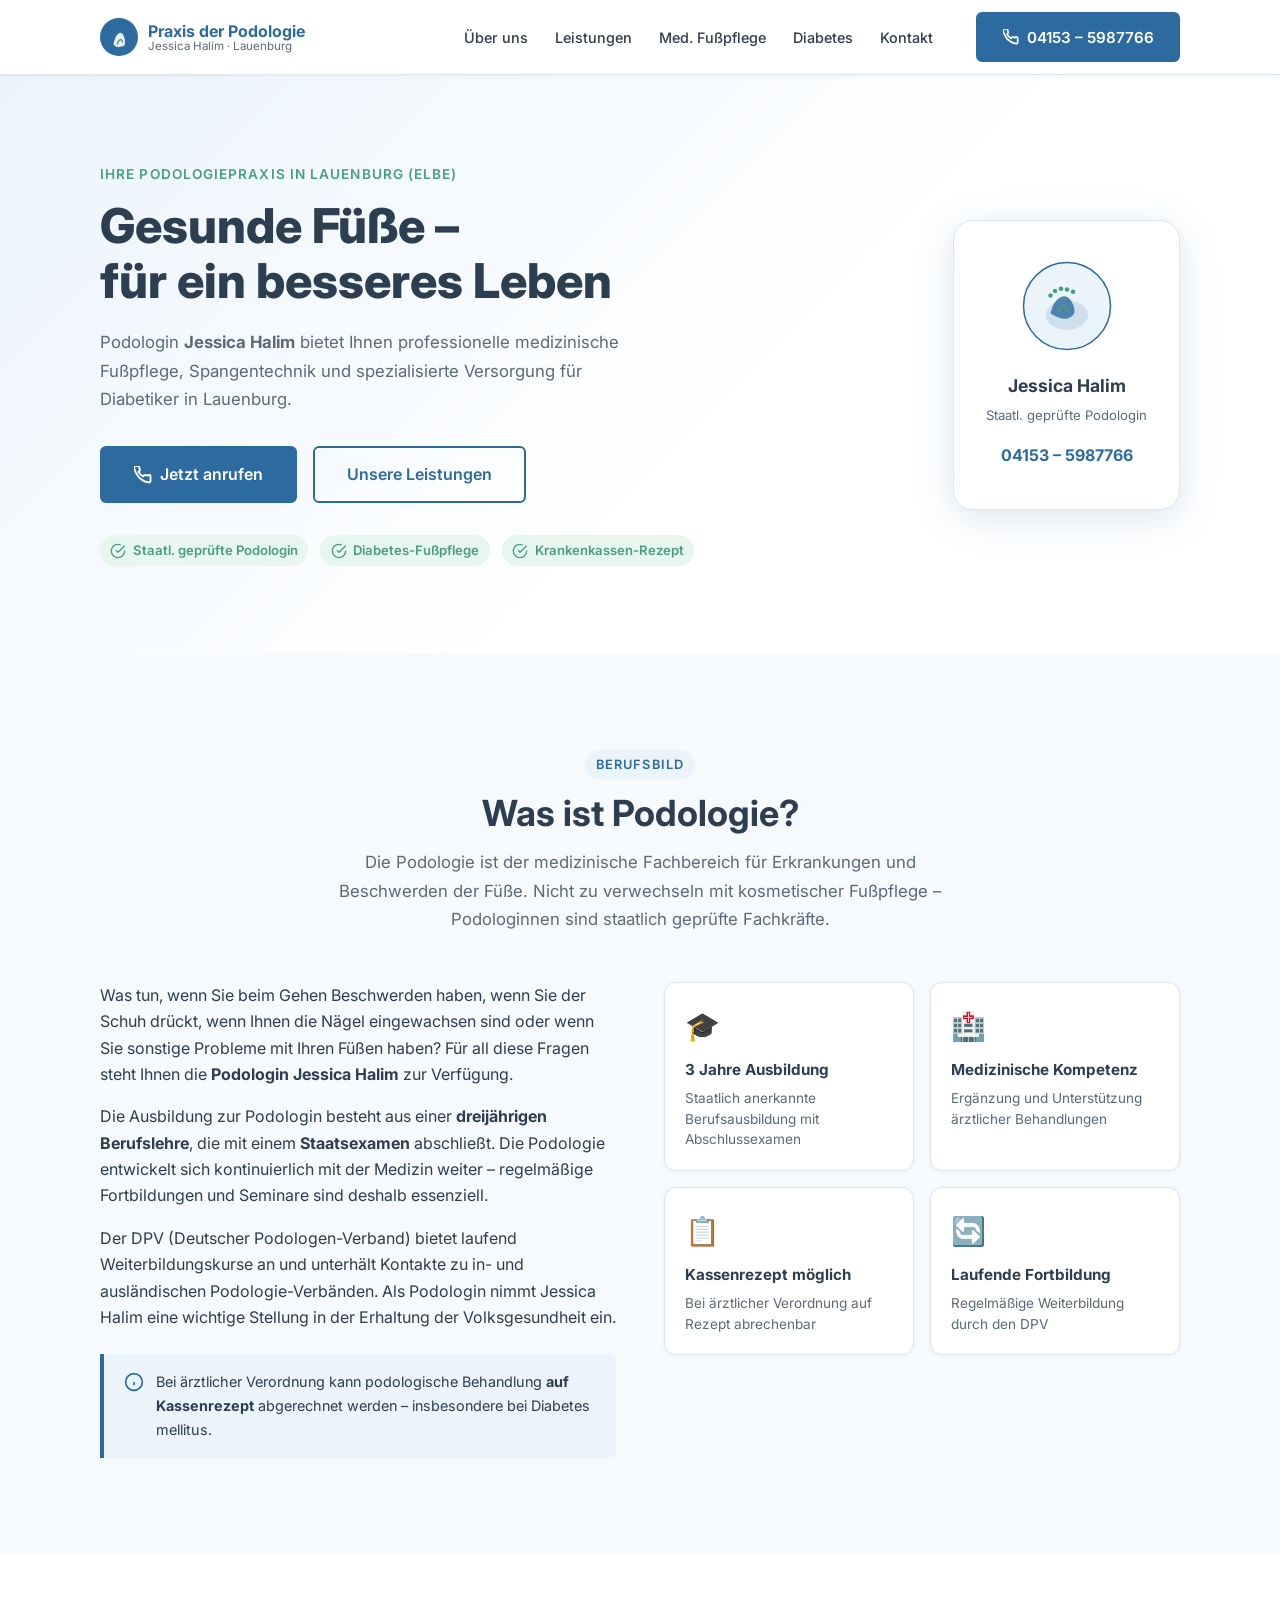
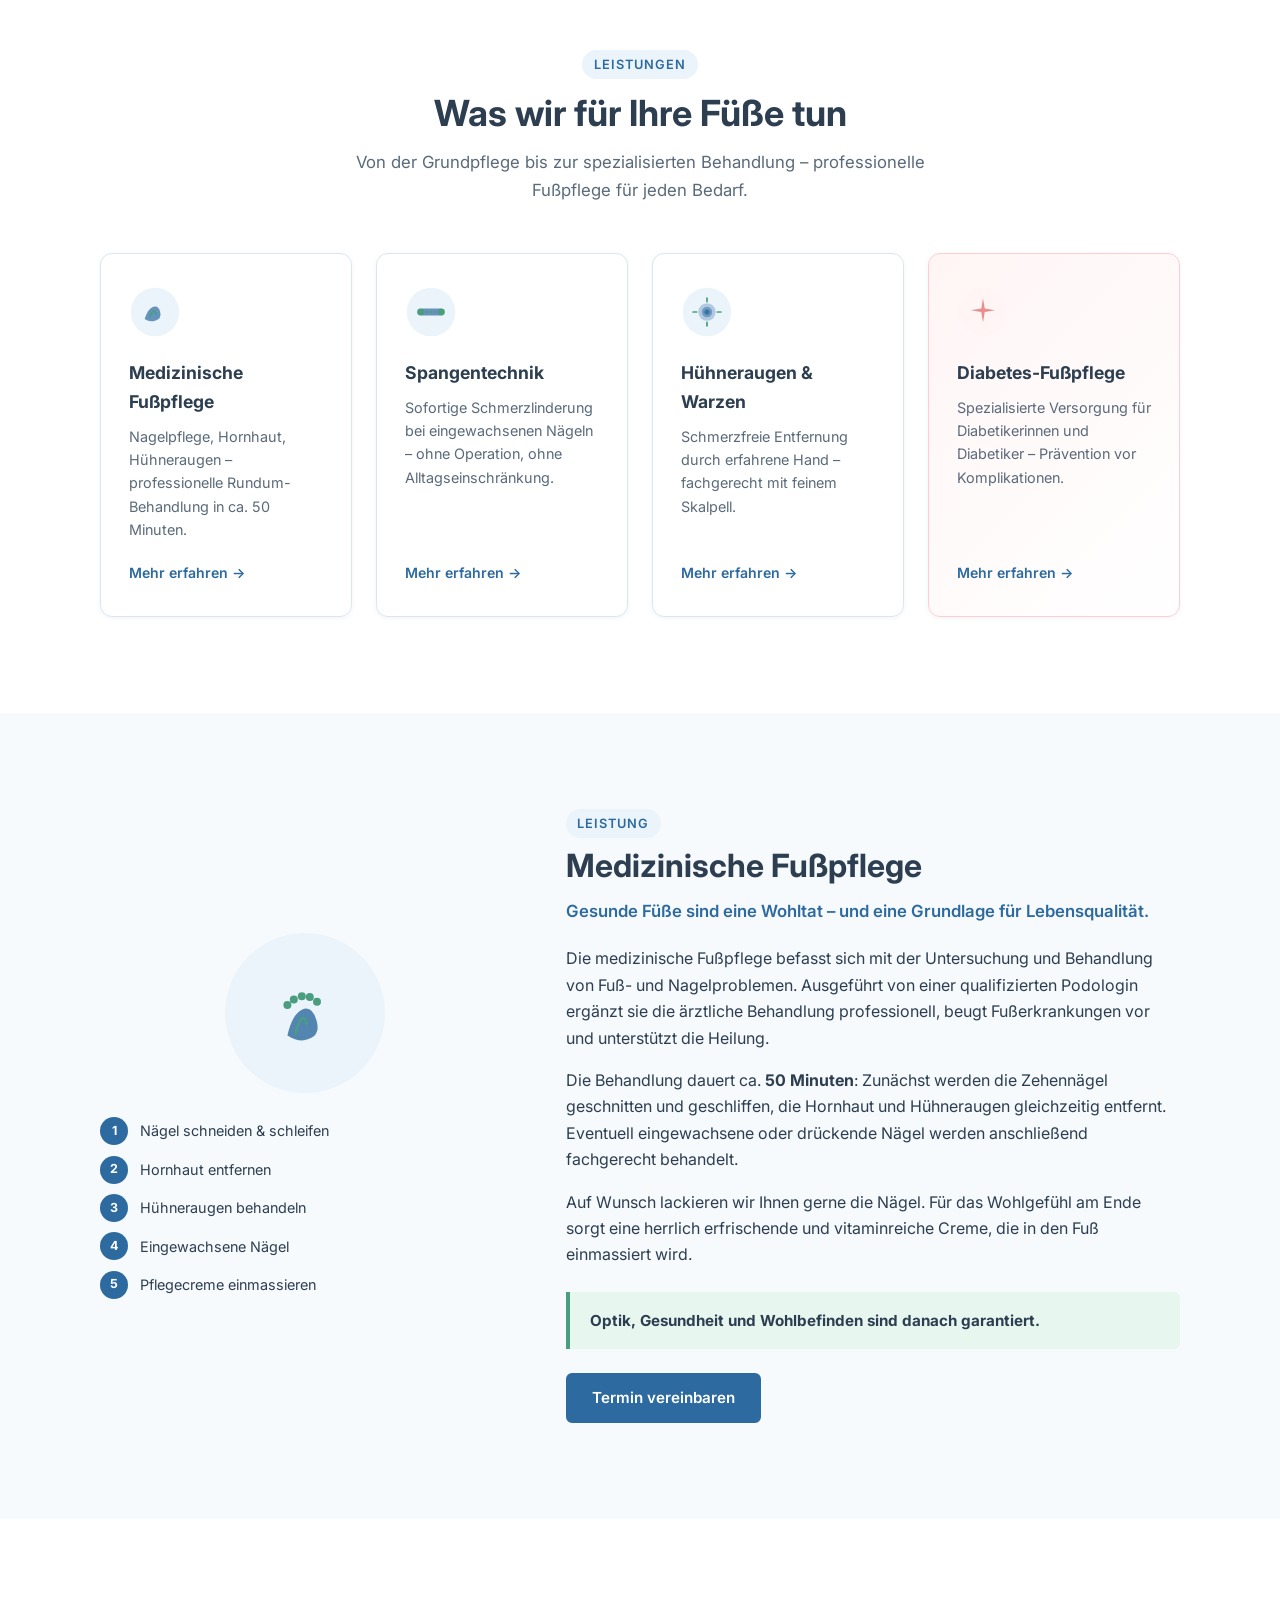
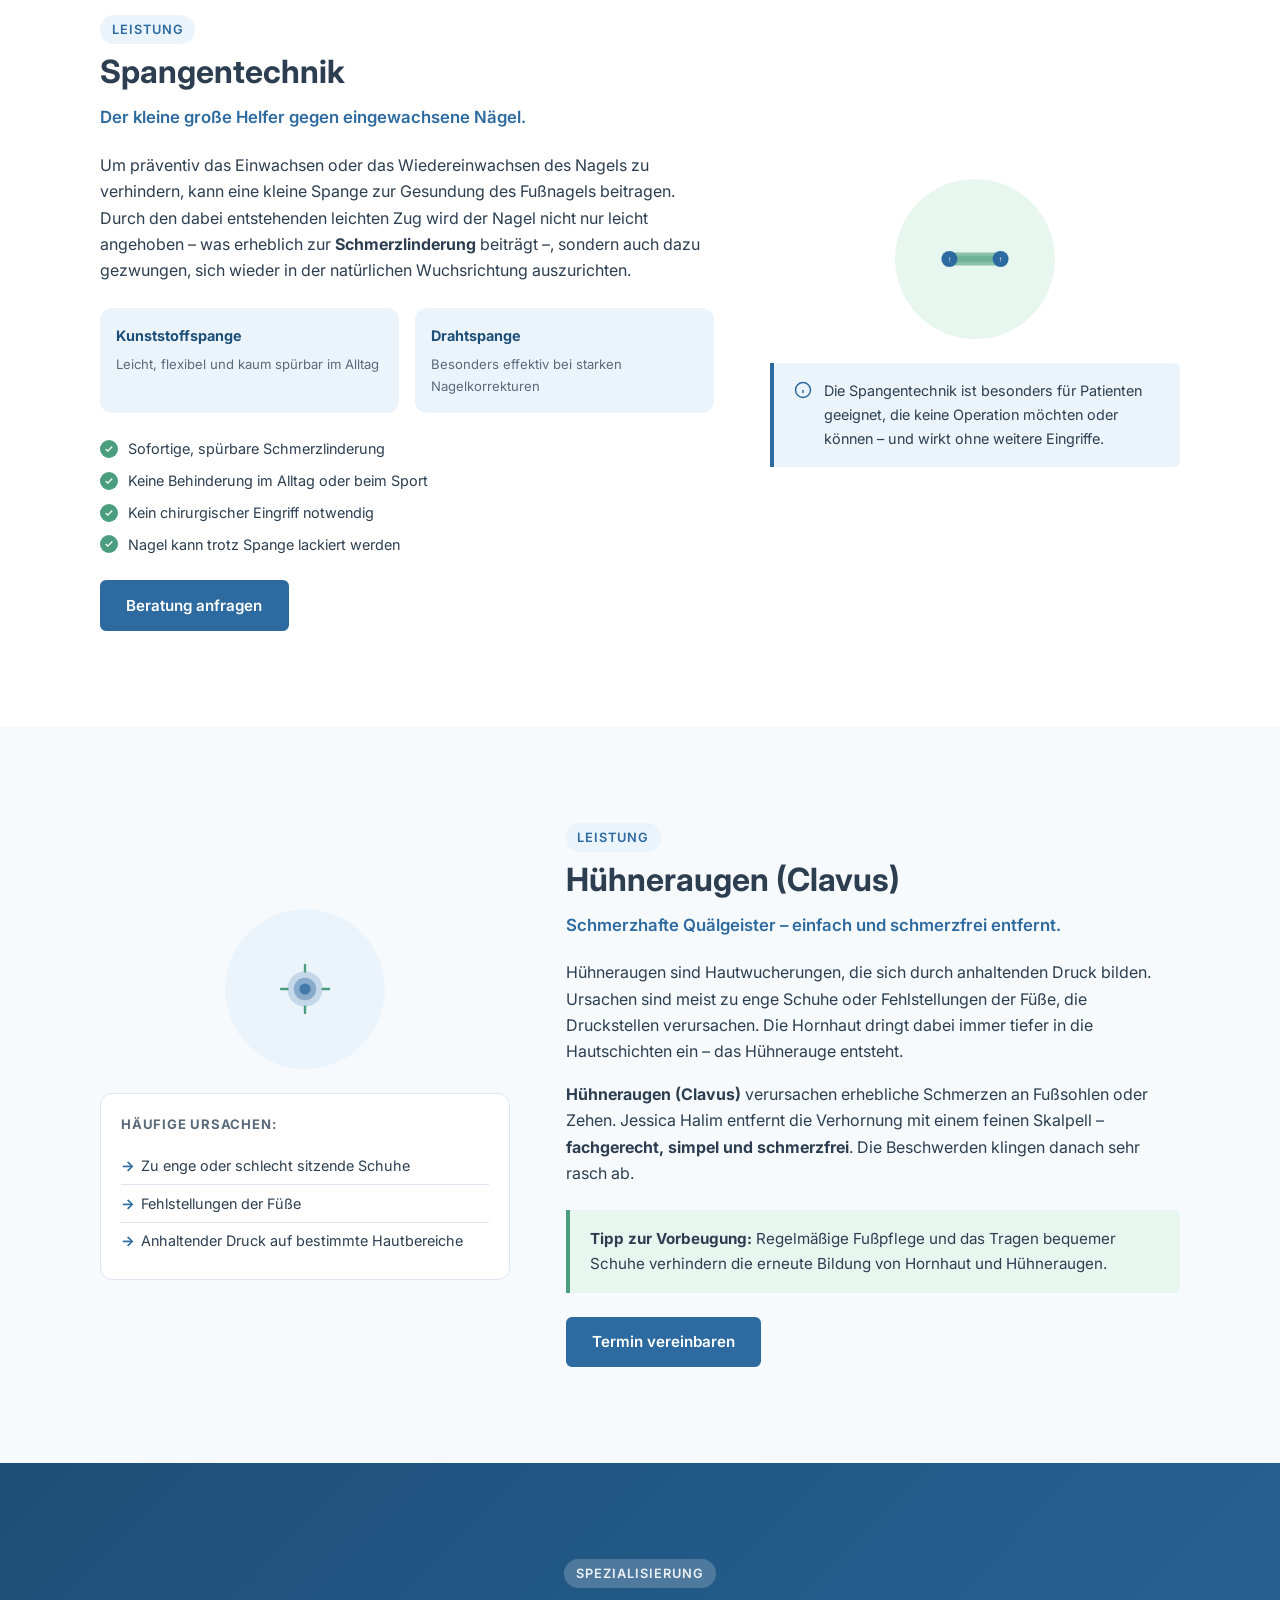
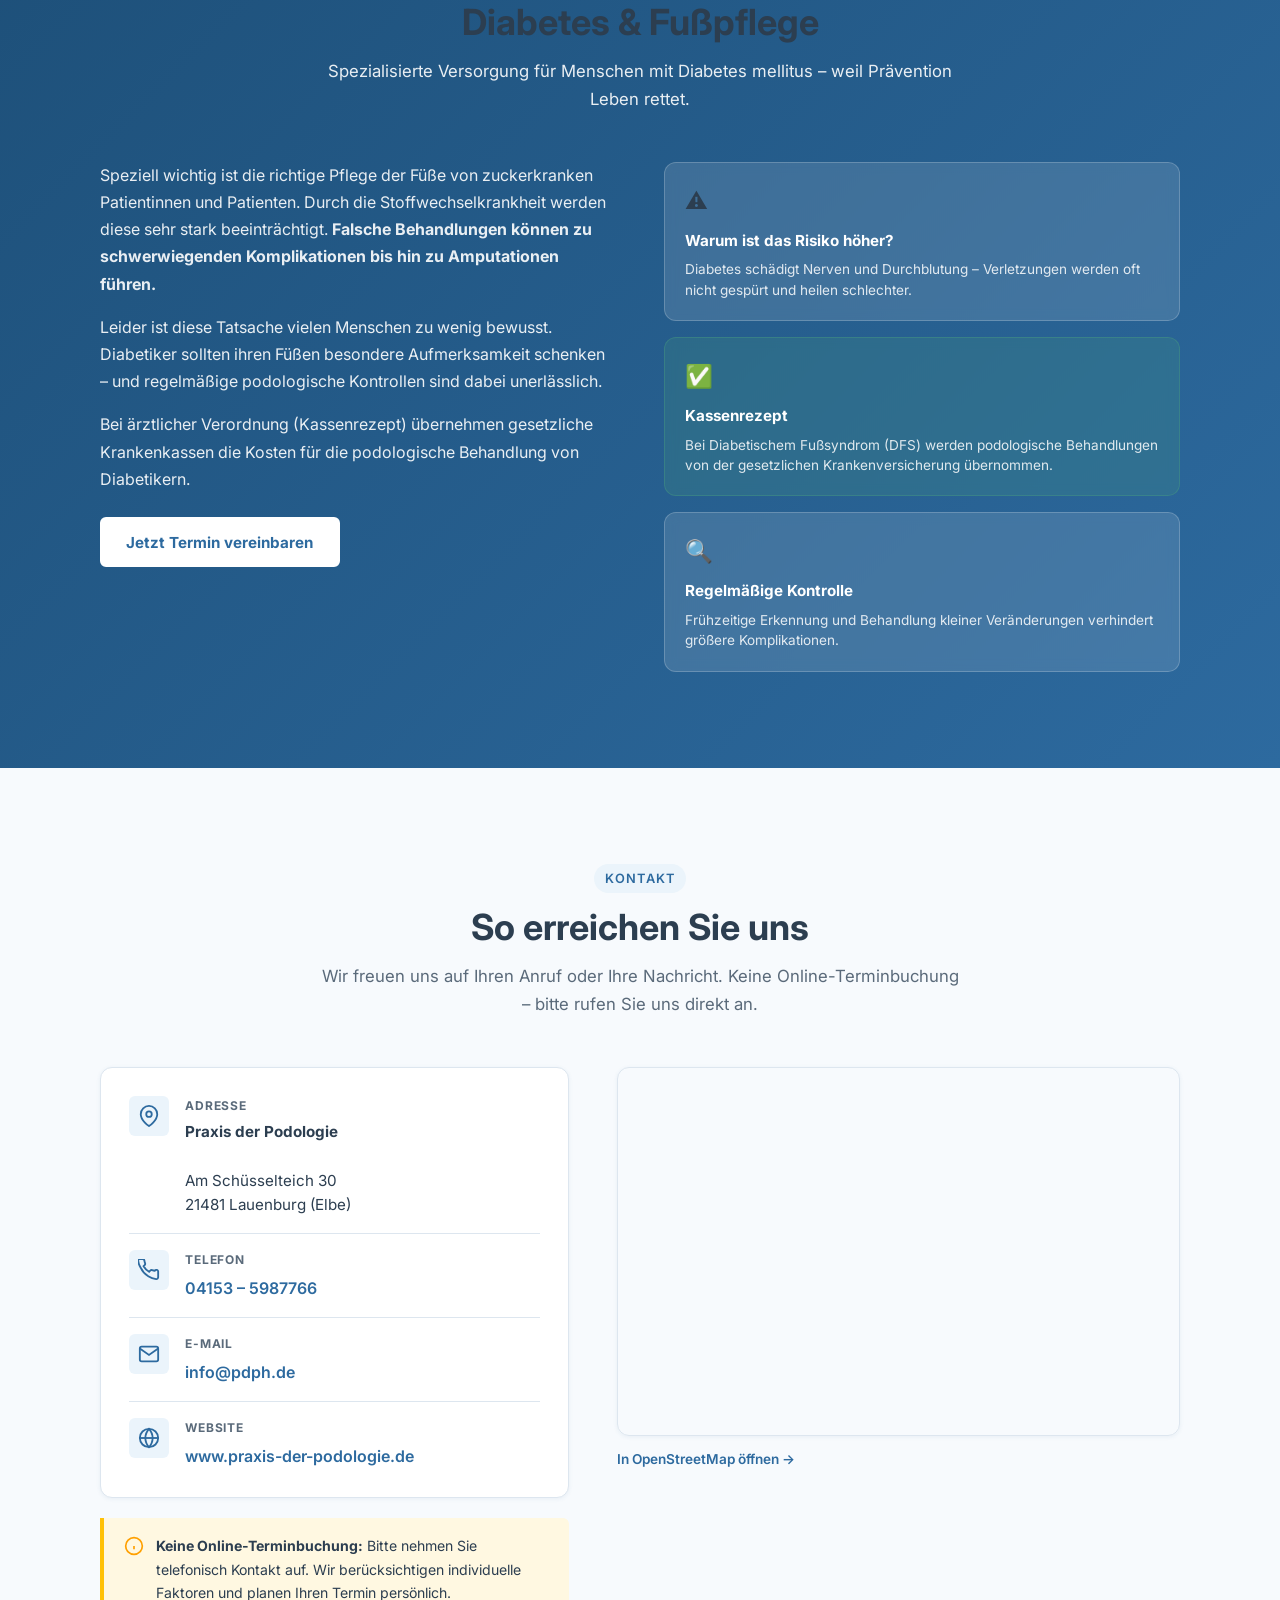
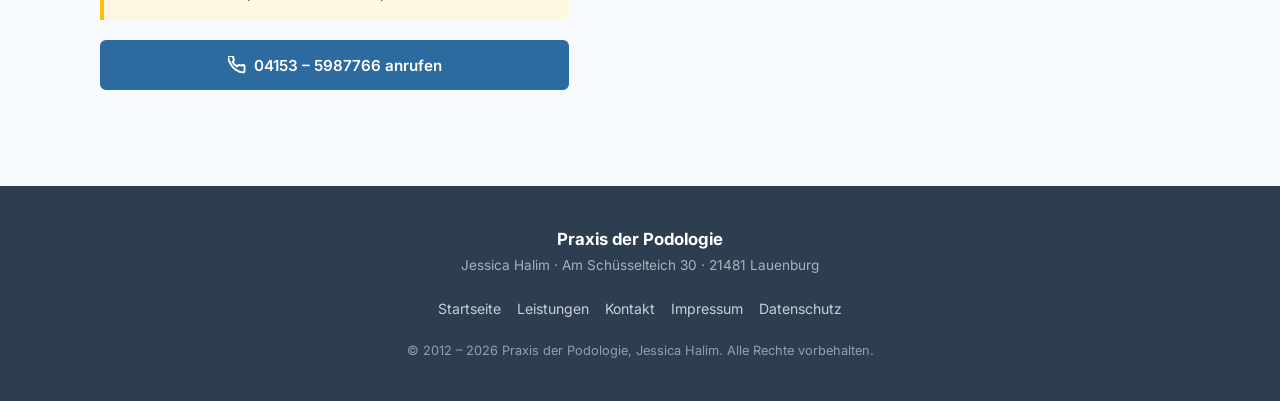
<file: website/index.html>
<!DOCTYPE html>
<html lang="de">
<head>
  <meta charset="UTF-8" />
  <meta name="viewport" content="width=device-width, initial-scale=1.0" />
  <meta http-equiv="X-UA-Compatible" content="IE=edge" />

  <!-- Primary SEO -->
  <title>Praxis der Podologie – Jessica Halim | Podologin in Lauenburg (Elbe)</title>
  <meta name="description" content="Podologin Jessica Halim in Lauenburg (Elbe). Medizinische Fußpflege, Spangentechnik, Hühneraugen, Diabetes-Fußpflege. Jetzt anrufen: 04153-5987766." />
  <meta name="keywords" content="Podologie Lauenburg, Podologin Lauenburg, medizinische Fußpflege Lauenburg, Hühneraugen entfernen, Spangentechnik, Diabetes Fußpflege, Jessica Halim" />
  <meta name="robots" content="index, follow" />
  <meta name="author" content="Jessica Halim – Praxis der Podologie" />
  <link rel="canonical" href="https://www.praxis-der-podologie.de/" />

  <!-- Geo / Local SEO -->
  <meta name="geo.region" content="DE-SH" />
  <meta name="geo.placename" content="Lauenburg (Elbe)" />
  <meta name="geo.position" content="53.3709;10.5595" />
  <meta name="ICBM" content="53.3709, 10.5595" />

  <!-- Open Graph -->
  <meta property="og:type" content="website" />
  <meta property="og:url" content="https://www.praxis-der-podologie.de/" />
  <meta property="og:title" content="Praxis der Podologie – Podologin Jessica Halim in Lauenburg" />
  <meta property="og:description" content="Medizinische Fußpflege, Spangentechnik und Diabetes-Fußpflege in Lauenburg (Elbe). Tel: 04153-5987766" />
  <meta property="og:locale" content="de_DE" />

  <!-- Schema.org Structured Data (Local Business / Medical) -->
  <script type="application/ld+json">
  {
    "@context": "https://schema.org",
    "@type": "MedicalBusiness",
    "name": "Praxis der Podologie",
    "description": "Podologin Jessica Halim – Medizinische Fußpflege, Spangentechnik, Hühneraugen, Diabetes-Fußpflege in Lauenburg (Elbe)",
    "url": "https://www.praxis-der-podologie.de",
    "telephone": "+494153-5987766",
    "email": "info@pdph.de",
    "address": {
      "@type": "PostalAddress",
      "streetAddress": "Am Schüsselteich 30",
      "addressLocality": "Lauenburg",
      "postalCode": "21481",
      "addressCountry": "DE"
    },
    "geo": {
      "@type": "GeoCoordinates",
      "latitude": "53.3709",
      "longitude": "10.5595"
    },
    "employee": {
      "@type": "Person",
      "name": "Jessica Halim",
      "jobTitle": "Podologin"
    },
    "medicalSpecialty": "Podiatry",
    "priceRange": "€€",
    "openingHoursSpecification": []
  }
  </script>

  <!-- Fonts -->
  <link rel="preconnect" href="https://fonts.googleapis.com" />
  <link rel="preconnect" href="https://fonts.gstatic.com" crossorigin />
  <link href="https://fonts.googleapis.com/css2?family=Inter:wght@300;400;500;600;700&display=swap" rel="stylesheet" />

  <link rel="stylesheet" href="css/style.css" />
</head>
<body>

  <!-- ============================================================
       NAVIGATION
  ============================================================ -->
  <header class="site-header" id="top">
    <nav class="navbar" role="navigation" aria-label="Hauptnavigation">
      <div class="container nav-inner">

        <a class="nav-logo" href="#top">
          <span class="logo-icon" aria-hidden="true">
            <svg xmlns="http://www.w3.org/2000/svg" viewBox="0 0 40 40" width="38" height="38" aria-hidden="true">
              <circle cx="20" cy="20" r="20" fill="#2D6A9F"/>
              <path d="M14 28 Q16 18 20 16 Q24 14 26 22 Q28 30 22 30 Q18 32 14 28Z" fill="white" opacity="0.9"/>
              <path d="M18 28 Q19 24 21 23 Q23 22 24 26" fill="none" stroke="#4A9E7F" stroke-width="1.5"/>
            </svg>
          </span>
          <span class="logo-text">
            <span class="logo-main">Praxis der Podologie</span>
            <span class="logo-sub">Jessica Halim · Lauenburg</span>
          </span>
        </a>

        <button class="nav-toggle" id="navToggle" aria-expanded="false" aria-controls="navMenu" aria-label="Menü öffnen">
          <span></span><span></span><span></span>
        </button>

        <ul class="nav-menu" id="navMenu" role="list">
          <li><a href="#ueber-uns">Über uns</a></li>
          <li><a href="#leistungen">Leistungen</a></li>
          <li><a href="#fusspflege">Med. Fußpflege</a></li>
          <li><a href="#diabetes">Diabetes</a></li>
          <li><a href="#kontakt">Kontakt</a></li>
        </ul>

        <a href="tel:+4941535987766" class="btn btn-primary nav-cta" aria-label="Jetzt anrufen">
          <svg xmlns="http://www.w3.org/2000/svg" width="16" height="16" viewBox="0 0 24 24" fill="none" stroke="currentColor" stroke-width="2.5" aria-hidden="true"><path d="M22 16.92v3a2 2 0 01-2.18 2 19.79 19.79 0 01-8.63-3.07A19.5 19.5 0 013.07 9.81 19.79 19.79 0 01.02 1.18 2 2 0 012 0h3a2 2 0 012 1.72 12.84 12.84 0 00.7 2.81 2 2 0 01-.45 2.11L6.09 7.91a16 16 0 006 6l1.27-1.27a2 2 0 012.11-.45 12.84 12.84 0 002.81.7A2 2 0 0122 14.18z"/></svg>
          04153 – 5987766
        </a>

      </div>
    </nav>
  </header>

  <main>

    <!-- ============================================================
         HERO
    ============================================================ -->
    <section class="hero" aria-label="Willkommen">
      <div class="container hero-inner">
        <div class="hero-content">
          <p class="hero-eyebrow">Ihre Podologiepraxis in Lauenburg (Elbe)</p>
          <h1 class="hero-title">Gesunde Füße –<br/>für ein besseres Leben</h1>
          <p class="hero-text">
            Podologin <strong>Jessica Halim</strong> bietet Ihnen professionelle medizinische Fußpflege,
            Spangentechnik und spezialisierte Versorgung für Diabetiker in Lauenburg.
          </p>
          <div class="hero-actions">
            <a href="tel:+4941535987766" class="btn btn-primary btn-lg">
              <svg xmlns="http://www.w3.org/2000/svg" width="18" height="18" viewBox="0 0 24 24" fill="none" stroke="currentColor" stroke-width="2.5" aria-hidden="true"><path d="M22 16.92v3a2 2 0 01-2.18 2 19.79 19.79 0 01-8.63-3.07A19.5 19.5 0 013.07 9.81 19.79 19.79 0 01.02 1.18 2 2 0 012 0h3a2 2 0 012 1.72 12.84 12.84 0 00.7 2.81 2 2 0 01-.45 2.11L6.09 7.91a16 16 0 006 6l1.27-1.27a2 2 0 012.11-.45 12.84 12.84 0 002.81.7A2 2 0 0122 14.18z"/></svg>
              Jetzt anrufen
            </a>
            <a href="#leistungen" class="btn btn-outline btn-lg">Unsere Leistungen</a>
          </div>
          <div class="hero-trust">
            <span class="trust-badge">
              <svg xmlns="http://www.w3.org/2000/svg" width="16" height="16" viewBox="0 0 24 24" fill="none" stroke="currentColor" stroke-width="2" aria-hidden="true"><path d="M22 11.08V12a10 10 0 11-5.93-9.14"/><polyline points="22 4 12 14.01 9 11.01"/></svg>
              Staatl. geprüfte Podologin
            </span>
            <span class="trust-badge">
              <svg xmlns="http://www.w3.org/2000/svg" width="16" height="16" viewBox="0 0 24 24" fill="none" stroke="currentColor" stroke-width="2" aria-hidden="true"><path d="M22 11.08V12a10 10 0 11-5.93-9.14"/><polyline points="22 4 12 14.01 9 11.01"/></svg>
              Diabetes-Fußpflege
            </span>
            <span class="trust-badge">
              <svg xmlns="http://www.w3.org/2000/svg" width="16" height="16" viewBox="0 0 24 24" fill="none" stroke="currentColor" stroke-width="2" aria-hidden="true"><path d="M22 11.08V12a10 10 0 11-5.93-9.14"/><polyline points="22 4 12 14.01 9 11.01"/></svg>
              Krankenkassen-Rezept
            </span>
          </div>
        </div>
        <div class="hero-visual" aria-hidden="true">
          <div class="hero-card">
            <div class="hero-card-icon">
              <svg xmlns="http://www.w3.org/2000/svg" viewBox="0 0 120 120" width="90" height="90">
                <circle cx="60" cy="60" r="58" fill="#EBF4FB" stroke="#2D6A9F" stroke-width="2"/>
                <ellipse cx="60" cy="72" rx="28" ry="20" fill="#2D6A9F" opacity="0.15"/>
                <path d="M38 70 Q42 52 52 48 Q62 44 68 58 Q74 72 62 76 Q54 80 38 70Z" fill="#2D6A9F" opacity="0.8"/>
                <path d="M48 70 Q50 62 54 60 Q58 58 60 66" fill="none" stroke="#4A9E7F" stroke-width="2.5" stroke-linecap="round"/>
                <circle cx="38" cy="46" r="3" fill="#4A9E7F"/>
                <circle cx="44" cy="40" r="3" fill="#4A9E7F"/>
                <circle cx="52" cy="37" r="3" fill="#4A9E7F"/>
                <circle cx="60" cy="38" r="3" fill="#4A9E7F"/>
                <circle cx="68" cy="41" r="3" fill="#4A9E7F"/>
              </svg>
            </div>
            <p class="hero-card-name">Jessica Halim</p>
            <p class="hero-card-title">Staatl. geprüfte Podologin</p>
            <div class="hero-card-contact">
              <a href="tel:+4941535987766">04153 – 5987766</a>
            </div>
          </div>
        </div>
      </div>
    </section>

    <!-- ============================================================
         ÜBER UNS / BERUFSBILD
    ============================================================ -->
    <section class="section section-light" id="ueber-uns" aria-labelledby="ueber-title">
      <div class="container">
        <div class="section-header">
          <span class="section-tag">Berufsbild</span>
          <h2 id="ueber-title">Was ist Podologie?</h2>
          <p class="section-lead">
            Die Podologie ist der medizinische Fachbereich für Erkrankungen und Beschwerden der Füße.
            Nicht zu verwechseln mit kosmetischer Fußpflege – Podologinnen sind staatlich geprüfte Fachkräfte.
          </p>
        </div>

        <div class="two-col">
          <div class="two-col-text">
            <p>
              Was tun, wenn Sie beim Gehen Beschwerden haben, wenn Sie der Schuh drückt, wenn Ihnen die Nägel eingewachsen sind oder wenn Sie sonstige Probleme mit Ihren Füßen haben? Für all diese Fragen steht Ihnen die <strong>Podologin Jessica Halim</strong> zur Verfügung.
            </p>
            <p>
              Die Ausbildung zur Podologin besteht aus einer <strong>dreijährigen Berufslehre</strong>, die mit einem <strong>Staatsexamen</strong> abschließt. Die Podologie entwickelt sich kontinuierlich mit der Medizin weiter – regelmäßige Fortbildungen und Seminare sind deshalb essenziell.
            </p>
            <p>
              Der DPV (Deutscher Podologen-Verband) bietet laufend Weiterbildungskurse an und unterhält Kontakte zu in- und ausländischen Podologie-Verbänden. Als Podologin nimmt Jessica Halim eine wichtige Stellung in der Erhaltung der Volksgesundheit ein.
            </p>
            <div class="info-box">
              <svg xmlns="http://www.w3.org/2000/svg" width="20" height="20" viewBox="0 0 24 24" fill="none" stroke="currentColor" stroke-width="2" aria-hidden="true"><circle cx="12" cy="12" r="10"/><line x1="12" y1="16" x2="12" y2="12"/><line x1="12" y1="8" x2="12.01" y2="8"/></svg>
              <p>Bei ärztlicher Verordnung kann podologische Behandlung <strong>auf Kassenrezept</strong> abgerechnet werden – insbesondere bei Diabetes mellitus.</p>
            </div>
          </div>

          <div class="two-col-cards">
            <div class="fact-card">
              <div class="fact-icon" aria-hidden="true">🎓</div>
              <h3>3 Jahre Ausbildung</h3>
              <p>Staatlich anerkannte Berufsausbildung mit Abschlussexamen</p>
            </div>
            <div class="fact-card">
              <div class="fact-icon" aria-hidden="true">🏥</div>
              <h3>Medizinische Kompetenz</h3>
              <p>Ergänzung und Unterstützung ärztlicher Behandlungen</p>
            </div>
            <div class="fact-card">
              <div class="fact-icon" aria-hidden="true">📋</div>
              <h3>Kassenrezept möglich</h3>
              <p>Bei ärztlicher Verordnung auf Rezept abrechenbar</p>
            </div>
            <div class="fact-card">
              <div class="fact-icon" aria-hidden="true">🔄</div>
              <h3>Laufende Fortbildung</h3>
              <p>Regelmäßige Weiterbildung durch den DPV</p>
            </div>
          </div>
        </div>
      </div>
    </section>

    <!-- ============================================================
         LEISTUNGEN ÜBERSICHT (Karten-Grid)
    ============================================================ -->
    <section class="section" id="leistungen" aria-labelledby="leistungen-title">
      <div class="container">
        <div class="section-header">
          <span class="section-tag">Leistungen</span>
          <h2 id="leistungen-title">Was wir für Ihre Füße tun</h2>
          <p class="section-lead">Von der Grundpflege bis zur spezialisierten Behandlung – professionelle Fußpflege für jeden Bedarf.</p>
        </div>

        <div class="services-grid">

          <a href="#fusspflege" class="service-card">
            <div class="service-icon" aria-hidden="true">
              <svg xmlns="http://www.w3.org/2000/svg" viewBox="0 0 60 60" width="52" height="52">
                <circle cx="30" cy="30" r="28" fill="#EBF4FB"/>
                <path d="M18 38 Q22 26 28 24 Q34 22 36 30 Q38 38 30 40 Q24 42 18 38Z" fill="#2D6A9F" opacity="0.7"/>
                <path d="M24 36 Q26 30 28 29 Q30 28 31 32" fill="none" stroke="#4A9E7F" stroke-width="2" stroke-linecap="round"/>
              </svg>
            </div>
            <h3>Medizinische Fußpflege</h3>
            <p>Nagelpflege, Hornhaut, Hühneraugen – professionelle Rundum-Behandlung in ca. 50 Minuten.</p>
            <span class="card-link">Mehr erfahren →</span>
          </a>

          <a href="#spangentechnik" class="service-card">
            <div class="service-icon" aria-hidden="true">
              <svg xmlns="http://www.w3.org/2000/svg" viewBox="0 0 60 60" width="52" height="52">
                <circle cx="30" cy="30" r="28" fill="#EBF4FB"/>
                <rect x="16" y="26" width="28" height="8" rx="4" fill="#2D6A9F" opacity="0.7"/>
                <circle cx="18" cy="30" r="4" fill="#4A9E7F"/>
                <circle cx="42" cy="30" r="4" fill="#4A9E7F"/>
                <line x1="18" y1="30" x2="42" y2="30" stroke="#4A9E7F" stroke-width="1.5" stroke-dasharray="3 2"/>
              </svg>
            </div>
            <h3>Spangentechnik</h3>
            <p>Sofortige Schmerzlinderung bei eingewachsenen Nägeln – ohne Operation, ohne Alltags­einschränkung.</p>
            <span class="card-link">Mehr erfahren →</span>
          </a>

          <a href="#huehneraugen" class="service-card">
            <div class="service-icon" aria-hidden="true">
              <svg xmlns="http://www.w3.org/2000/svg" viewBox="0 0 60 60" width="52" height="52">
                <circle cx="30" cy="30" r="28" fill="#EBF4FB"/>
                <circle cx="30" cy="30" r="10" fill="#2D6A9F" opacity="0.3"/>
                <circle cx="30" cy="30" r="6" fill="#2D6A9F" opacity="0.5"/>
                <circle cx="30" cy="30" r="3" fill="#2D6A9F" opacity="0.8"/>
                <line x1="30" y1="14" x2="30" y2="18" stroke="#4A9E7F" stroke-width="2" stroke-linecap="round"/>
                <line x1="30" y1="42" x2="30" y2="46" stroke="#4A9E7F" stroke-width="2" stroke-linecap="round"/>
                <line x1="14" y1="30" x2="18" y2="30" stroke="#4A9E7F" stroke-width="2" stroke-linecap="round"/>
                <line x1="42" y1="30" x2="46" y2="30" stroke="#4A9E7F" stroke-width="2" stroke-linecap="round"/>
              </svg>
            </div>
            <h3>Hühneraugen &amp; Warzen</h3>
            <p>Schmerzfreie Entfernung durch erfahrene Hand – fachgerecht mit feinem Skalpell.</p>
            <span class="card-link">Mehr erfahren →</span>
          </a>

          <a href="#diabetes" class="service-card service-card--accent">
            <div class="service-icon" aria-hidden="true">
              <svg xmlns="http://www.w3.org/2000/svg" viewBox="0 0 60 60" width="52" height="52">
                <circle cx="30" cy="30" r="28" fill="#FFF5F5"/>
                <path d="M30 14 L32 26 L44 28 L32 30 L30 42 L28 30 L16 28 L28 26 Z" fill="#E57373" opacity="0.8"/>
              </svg>
            </div>
            <h3>Diabetes-Fußpflege</h3>
            <p>Spezialisierte Versorgung für Diabetikerinnen und Diabetiker – Prävention vor Komplikationen.</p>
            <span class="card-link">Mehr erfahren →</span>
          </a>

        </div>
      </div>
    </section>

    <!-- ============================================================
         MEDIZINISCHE FUSSPFLEGE (Detail)
    ============================================================ -->
    <section class="section section-light" id="fusspflege" aria-labelledby="fusspflege-title">
      <div class="container">
        <div class="detail-layout">
          <div class="detail-visual" aria-hidden="true">
            <div class="detail-icon-wrap detail-icon-wrap--blue">
              <svg xmlns="http://www.w3.org/2000/svg" viewBox="0 0 100 100" width="80" height="80">
                <path d="M28 78 Q34 52 46 46 Q58 40 64 58 Q70 76 56 82 Q44 88 28 78Z" fill="#2D6A9F" opacity="0.8"/>
                <path d="M38 76 Q42 60 46 57 Q50 54 52 64" fill="none" stroke="#4A9E7F" stroke-width="3" stroke-linecap="round"/>
                <circle cx="28" cy="40" r="5" fill="#4A9E7F"/>
                <circle cx="36" cy="33" r="5" fill="#4A9E7F"/>
                <circle cx="46" cy="29" r="5" fill="#4A9E7F"/>
                <circle cx="56" cy="30" r="5" fill="#4A9E7F"/>
                <circle cx="65" cy="36" r="5" fill="#4A9E7F"/>
              </svg>
            </div>
            <div class="detail-steps">
              <div class="step"><span class="step-num">1</span><span>Nägel schneiden & schleifen</span></div>
              <div class="step"><span class="step-num">2</span><span>Hornhaut entfernen</span></div>
              <div class="step"><span class="step-num">3</span><span>Hühneraugen behandeln</span></div>
              <div class="step"><span class="step-num">4</span><span>Eingewachsene Nägel</span></div>
              <div class="step"><span class="step-num">5</span><span>Pflegecreme einmassieren</span></div>
            </div>
          </div>

          <div class="detail-text">
            <span class="section-tag">Leistung</span>
            <h2 id="fusspflege-title">Medizinische Fußpflege</h2>
            <p class="detail-intro">Gesunde Füße sind eine Wohltat – und eine Grundlage für Lebensqualität.</p>
            <p>
              Die medizinische Fußpflege befasst sich mit der Untersuchung und Behandlung von Fuß- und Nagelproblemen. Ausgeführt von einer qualifizierten Podologin ergänzt sie die ärztliche Behandlung professionell, beugt Fußerkrankungen vor und unterstützt die Heilung.
            </p>
            <p>
              Die Behandlung dauert ca. <strong>50 Minuten</strong>: Zunächst werden die Zehennägel geschnitten und geschliffen, die Hornhaut und Hühneraugen gleichzeitig entfernt. Eventuell eingewachsene oder drückende Nägel werden anschließend fachgerecht behandelt.
            </p>
            <p>
              Auf Wunsch lackieren wir Ihnen gerne die Nägel. Für das Wohlgefühl am Ende sorgt eine herrlich erfrischende und vitaminreiche Creme, die in den Fuß einmassiert wird.
            </p>
            <div class="highlight-box">
              <strong>Optik, Gesundheit und Wohlbefinden sind danach garantiert.</strong>
            </div>
            <a href="tel:+4941535987766" class="btn btn-primary mt-1">Termin vereinbaren</a>
          </div>
        </div>
      </div>
    </section>

    <!-- ============================================================
         SPANGENTECHNIK (Detail)
    ============================================================ -->
    <section class="section" id="spangentechnik" aria-labelledby="spange-title">
      <div class="container">
        <div class="detail-layout detail-layout--reverse">
          <div class="detail-text">
            <span class="section-tag">Leistung</span>
            <h2 id="spange-title">Spangentechnik</h2>
            <p class="detail-intro">Der kleine große Helfer gegen eingewachsene Nägel.</p>
            <p>
              Um präventiv das Einwachsen oder das Wiedereinwachsen des Nagels zu verhindern, kann eine kleine Spange zur Gesundung des Fußnagels beitragen. Durch den dabei entstehenden leichten Zug wird der Nagel nicht nur leicht angehoben – was erheblich zur <strong>Schmerzlinderung</strong> beiträgt –, sondern auch dazu gezwungen, sich wieder in der natürlichen Wuchsrichtung auszurichten.
            </p>

            <div class="two-mini-cards">
              <div class="mini-card">
                <h4>Kunststoffspange</h4>
                <p>Leicht, flexibel und kaum spürbar im Alltag</p>
              </div>
              <div class="mini-card">
                <h4>Drahtspange</h4>
                <p>Besonders effektiv bei starken Nagelkorrekturen</p>
              </div>
            </div>

            <ul class="check-list">
              <li>Sofortige, spürbare Schmerzlinderung</li>
              <li>Keine Behinderung im Alltag oder beim Sport</li>
              <li>Kein chirurgischer Eingriff notwendig</li>
              <li>Nagel kann trotz Spange lackiert werden</li>
            </ul>
            <a href="tel:+4941535987766" class="btn btn-primary mt-1">Beratung anfragen</a>
          </div>

          <div class="detail-visual" aria-hidden="true">
            <div class="detail-icon-wrap detail-icon-wrap--green">
              <svg xmlns="http://www.w3.org/2000/svg" viewBox="0 0 100 100" width="80" height="80">
                <rect x="15" y="42" width="70" height="16" rx="8" fill="#4A9E7F" opacity="0.6"/>
                <rect x="20" y="46" width="60" height="8" rx="4" fill="#4A9E7F" opacity="0.4"/>
                <circle cx="18" cy="50" r="10" fill="#2D6A9F"/>
                <circle cx="82" cy="50" r="10" fill="#2D6A9F"/>
                <text x="18" y="54" text-anchor="middle" font-size="10" fill="white" font-family="sans-serif">↑</text>
                <text x="82" y="54" text-anchor="middle" font-size="10" fill="white" font-family="sans-serif">↑</text>
              </svg>
            </div>
            <div class="info-box mt-1">
              <svg xmlns="http://www.w3.org/2000/svg" width="18" height="18" viewBox="0 0 24 24" fill="none" stroke="currentColor" stroke-width="2" aria-hidden="true"><circle cx="12" cy="12" r="10"/><line x1="12" y1="16" x2="12" y2="12"/><line x1="12" y1="8" x2="12.01" y2="8"/></svg>
              <p>Die Spangentechnik ist besonders für Patienten geeignet, die keine Operation möchten oder können – und wirkt ohne weitere Eingriffe.</p>
            </div>
          </div>
        </div>
      </div>
    </section>

    <!-- ============================================================
         HÜHNERAUGEN (Detail)
    ============================================================ -->
    <section class="section section-light" id="huehneraugen" aria-labelledby="huehn-title">
      <div class="container">
        <div class="detail-layout">
          <div class="detail-visual" aria-hidden="true">
            <div class="detail-icon-wrap detail-icon-wrap--blue">
              <svg xmlns="http://www.w3.org/2000/svg" viewBox="0 0 100 100" width="80" height="80">
                <circle cx="50" cy="50" r="22" fill="#2D6A9F" opacity="0.2"/>
                <circle cx="50" cy="50" r="14" fill="#2D6A9F" opacity="0.4"/>
                <circle cx="50" cy="50" r="7" fill="#2D6A9F" opacity="0.75"/>
                <line x1="50" y1="20" x2="50" y2="28" stroke="#4A9E7F" stroke-width="3" stroke-linecap="round"/>
                <line x1="50" y1="72" x2="50" y2="80" stroke="#4A9E7F" stroke-width="3" stroke-linecap="round"/>
                <line x1="20" y1="50" x2="28" y2="50" stroke="#4A9E7F" stroke-width="3" stroke-linecap="round"/>
                <line x1="72" y1="50" x2="80" y2="50" stroke="#4A9E7F" stroke-width="3" stroke-linecap="round"/>
              </svg>
            </div>
            <div class="cause-list">
              <p class="cause-label">Häufige Ursachen:</p>
              <ul>
                <li>Zu enge oder schlecht sitzende Schuhe</li>
                <li>Fehlstellungen der Füße</li>
                <li>Anhaltender Druck auf bestimmte Hautbereiche</li>
              </ul>
            </div>
          </div>

          <div class="detail-text">
            <span class="section-tag">Leistung</span>
            <h2 id="huehn-title">Hühneraugen (Clavus)</h2>
            <p class="detail-intro">Schmerzhafte Quälgeister – einfach und schmerzfrei entfernt.</p>
            <p>
              Hühneraugen sind Hautwucherungen, die sich durch anhaltenden Druck bilden. Ursachen sind meist zu enge Schuhe oder Fehlstellungen der Füße, die Druckstellen verursachen. Die Hornhaut dringt dabei immer tiefer in die Hautschichten ein – das Hühnerauge entsteht.
            </p>
            <p>
              <strong>Hühneraugen (Clavus)</strong> verursachen erhebliche Schmerzen an Fußsohlen oder Zehen. Jessica Halim entfernt die Verhornung mit einem feinen Skalpell – <strong>fachgerecht, simpel und schmerzfrei</strong>. Die Beschwerden klingen danach sehr rasch ab.
            </p>
            <div class="highlight-box">
              <strong>Tipp zur Vorbeugung:</strong> Regelmäßige Fußpflege und das Tragen bequemer Schuhe verhindern die erneute Bildung von Hornhaut und Hühneraugen.
            </div>
            <a href="tel:+4941535987766" class="btn btn-primary mt-1">Termin vereinbaren</a>
          </div>
        </div>
      </div>
    </section>

    <!-- ============================================================
         DIABETES (Detail)
    ============================================================ -->
    <section class="section section-diabetes" id="diabetes" aria-labelledby="diabetes-title">
      <div class="container">
        <div class="section-header section-header--light">
          <span class="section-tag section-tag--light">Spezialisierung</span>
          <h2 id="diabetes-title" class="text-light">Diabetes &amp; Fußpflege</h2>
          <p class="section-lead text-light">Spezialisierte Versorgung für Menschen mit Diabetes mellitus – weil Prävention Leben rettet.</p>
        </div>

        <div class="diabetes-grid">
          <div class="diabetes-text">
            <p>
              Speziell wichtig ist die richtige Pflege der Füße von zuckerkranken Patientinnen und Patienten. Durch die Stoffwechselkrankheit werden diese sehr stark beeinträchtigt. <strong>Falsche Behandlungen können zu schwerwiegenden Komplikationen bis hin zu Amputationen führen.</strong>
            </p>
            <p>
              Leider ist diese Tatsache vielen Menschen zu wenig bewusst. Diabetiker sollten ihren Füßen besondere Aufmerksamkeit schenken – und regelmäßige podologische Kontrollen sind dabei unerlässlich.
            </p>
            <p>
              Bei ärztlicher Verordnung (Kassenrezept) übernehmen gesetzliche Krankenkassen die Kosten für die podologische Behandlung von Diabetikern.
            </p>
            <a href="tel:+4941535987766" class="btn btn-white mt-1">Jetzt Termin vereinbaren</a>
          </div>

          <div class="diabetes-cards">
            <div class="risk-card">
              <div class="risk-icon" aria-hidden="true">⚠️</div>
              <h4>Warum ist das Risiko höher?</h4>
              <p>Diabetes schädigt Nerven und Durchblutung – Verletzungen werden oft nicht gespürt und heilen schlechter.</p>
            </div>
            <div class="risk-card risk-card--green">
              <div class="risk-icon" aria-hidden="true">✅</div>
              <h4>Kassenrezept</h4>
              <p>Bei Diabetischem Fußsyndrom (DFS) werden podologische Behandlungen von der gesetzlichen Krankenversicherung übernommen.</p>
            </div>
            <div class="risk-card">
              <div class="risk-icon" aria-hidden="true">🔍</div>
              <h4>Regelmäßige Kontrolle</h4>
              <p>Frühzeitige Erkennung und Behandlung kleiner Veränderungen verhindert größere Komplikationen.</p>
            </div>
          </div>
        </div>
      </div>
    </section>

    <!-- ============================================================
         KONTAKT
    ============================================================ -->
    <section class="section section-light" id="kontakt" aria-labelledby="kontakt-title">
      <div class="container">
        <div class="section-header">
          <span class="section-tag">Kontakt</span>
          <h2 id="kontakt-title">So erreichen Sie uns</h2>
          <p class="section-lead">Wir freuen uns auf Ihren Anruf oder Ihre Nachricht. Keine Online-Terminbuchung – bitte rufen Sie uns direkt an.</p>
        </div>

        <div class="contact-layout">
          <div class="contact-info">

            <div class="contact-card">
              <div class="contact-item">
                <div class="contact-icon" aria-hidden="true">
                  <svg xmlns="http://www.w3.org/2000/svg" width="22" height="22" viewBox="0 0 24 24" fill="none" stroke="currentColor" stroke-width="2"><path d="M21 10c0 7-9 13-9 13s-9-6-9-13a9 9 0 0118 0z"/><circle cx="12" cy="10" r="3"/></svg>
                </div>
                <div>
                  <p class="contact-label">Adresse</p>
                  <address>
                    <strong>Praxis der Podologie</strong><br/>
                    Am Schüsselteich 30<br/>
                    21481 Lauenburg (Elbe)
                  </address>
                </div>
              </div>

              <div class="contact-item">
                <div class="contact-icon" aria-hidden="true">
                  <svg xmlns="http://www.w3.org/2000/svg" width="22" height="22" viewBox="0 0 24 24" fill="none" stroke="currentColor" stroke-width="2"><path d="M22 16.92v3a2 2 0 01-2.18 2 19.79 19.79 0 01-8.63-3.07A19.5 19.5 0 013.07 9.81 19.79 19.79 0 01.02 1.18 2 2 0 012 0h3a2 2 0 012 1.72 12.84 12.84 0 00.7 2.81 2 2 0 01-.45 2.11L6.09 7.91a16 16 0 006 6l1.27-1.27a2 2 0 012.11-.45 12.84 12.84 0 002.81.7A2 2 0 0122 14.18z"/></svg>
                </div>
                <div>
                  <p class="contact-label">Telefon</p>
                  <a href="tel:+4941535987766" class="contact-value">04153 – 5987766</a>
                </div>
              </div>

              <div class="contact-item">
                <div class="contact-icon" aria-hidden="true">
                  <svg xmlns="http://www.w3.org/2000/svg" width="22" height="22" viewBox="0 0 24 24" fill="none" stroke="currentColor" stroke-width="2"><path d="M4 4h16c1.1 0 2 .9 2 2v12c0 1.1-.9 2-2 2H4c-1.1 0-2-.9-2-2V6c0-1.1.9-2 2-2z"/><polyline points="22,6 12,13 2,6"/></svg>
                </div>
                <div>
                  <p class="contact-label">E-Mail</p>
                  <a href="mailto:info@pdph.de" class="contact-value">info@pdph.de</a>
                </div>
              </div>

              <div class="contact-item">
                <div class="contact-icon" aria-hidden="true">
                  <svg xmlns="http://www.w3.org/2000/svg" width="22" height="22" viewBox="0 0 24 24" fill="none" stroke="currentColor" stroke-width="2"><circle cx="12" cy="12" r="10"/><line x1="2" y1="12" x2="22" y2="12"/><path d="M12 2a15.3 15.3 0 014 10 15.3 15.3 0 01-4 10 15.3 15.3 0 01-4-10 15.3 15.3 0 014-10z"/></svg>
                </div>
                <div>
                  <p class="contact-label">Website</p>
                  <a href="https://www.praxis-der-podologie.de" class="contact-value">www.praxis-der-podologie.de</a>
                </div>
              </div>
            </div>

            <div class="no-booking-notice" role="note">
              <svg xmlns="http://www.w3.org/2000/svg" width="20" height="20" viewBox="0 0 24 24" fill="none" stroke="currentColor" stroke-width="2" aria-hidden="true"><circle cx="12" cy="12" r="10"/><line x1="12" y1="16" x2="12" y2="12"/><line x1="12" y1="8" x2="12.01" y2="8"/></svg>
              <p><strong>Keine Online-Terminbuchung:</strong> Bitte nehmen Sie telefonisch Kontakt auf. Wir berücksichtigen individuelle Faktoren und planen Ihren Termin persönlich.</p>
            </div>

            <a href="tel:+4941535987766" class="btn btn-primary btn-block">
              <svg xmlns="http://www.w3.org/2000/svg" width="18" height="18" viewBox="0 0 24 24" fill="none" stroke="currentColor" stroke-width="2.5" aria-hidden="true"><path d="M22 16.92v3a2 2 0 01-2.18 2 19.79 19.79 0 01-8.63-3.07A19.5 19.5 0 013.07 9.81 19.79 19.79 0 01.02 1.18 2 2 0 012 0h3a2 2 0 012 1.72 12.84 12.84 0 00.7 2.81 2 2 0 01-.45 2.11L6.09 7.91a16 16 0 006 6l1.27-1.27a2 2 0 012.11-.45 12.84 12.84 0 002.81.7A2 2 0 0122 14.18z"/></svg>
              04153 – 5987766 anrufen
            </a>
          </div>

          <div class="contact-map">
            <div class="map-wrap">
              <iframe
                title="Karte: Praxis der Podologie, Am Schüsselteich 30, 21481 Lauenburg"
                src="https://www.openstreetmap.org/export/embed.html?bbox=10.5432%2C53.3620%2C10.5760%2C53.3820&amp;layer=mapnik&amp;marker=53.3715%2C10.5595"
                width="100%"
                height="360"
                style="border:0;border-radius:12px;"
                loading="lazy"
                allowfullscreen
                referrerpolicy="no-referrer-when-downgrade"
              ></iframe>
            </div>
            <a
              href="https://www.openstreetmap.org/search?query=Am+Sch%C3%BCsselteich+30%2C+21481+Lauenburg"
              target="_blank"
              rel="noopener noreferrer"
              class="map-link"
            >In OpenStreetMap öffnen →</a>
          </div>
        </div>
      </div>
    </section>

  </main>

  <!-- ============================================================
       FOOTER
  ============================================================ -->
  <footer class="site-footer" role="contentinfo">
    <div class="container footer-inner">
      <div class="footer-brand">
        <p class="footer-name">Praxis der Podologie</p>
        <p class="footer-sub">Jessica Halim · Am Schüsselteich 30 · 21481 Lauenburg</p>
      </div>
      <div class="footer-links">
        <a href="#top">Startseite</a>
        <a href="#leistungen">Leistungen</a>
        <a href="#kontakt">Kontakt</a>
        <a href="impressum.html">Impressum</a>
        <a href="datenschutz.html">Datenschutz</a>
      </div>
      <p class="footer-copy">&copy; 2012 – <span id="currentYear"></span> Praxis der Podologie, Jessica Halim. Alle Rechte vorbehalten.</p>
    </div>
  </footer>

  <!-- Back to top button -->
  <a href="#top" class="back-to-top" id="backToTop" aria-label="Zurück nach oben">
    <svg xmlns="http://www.w3.org/2000/svg" width="20" height="20" viewBox="0 0 24 24" fill="none" stroke="currentColor" stroke-width="2.5" aria-hidden="true"><polyline points="18 15 12 9 6 15"/></svg>
  </a>

  <script src="js/main.js"></script>
</body>
</html>
</file>
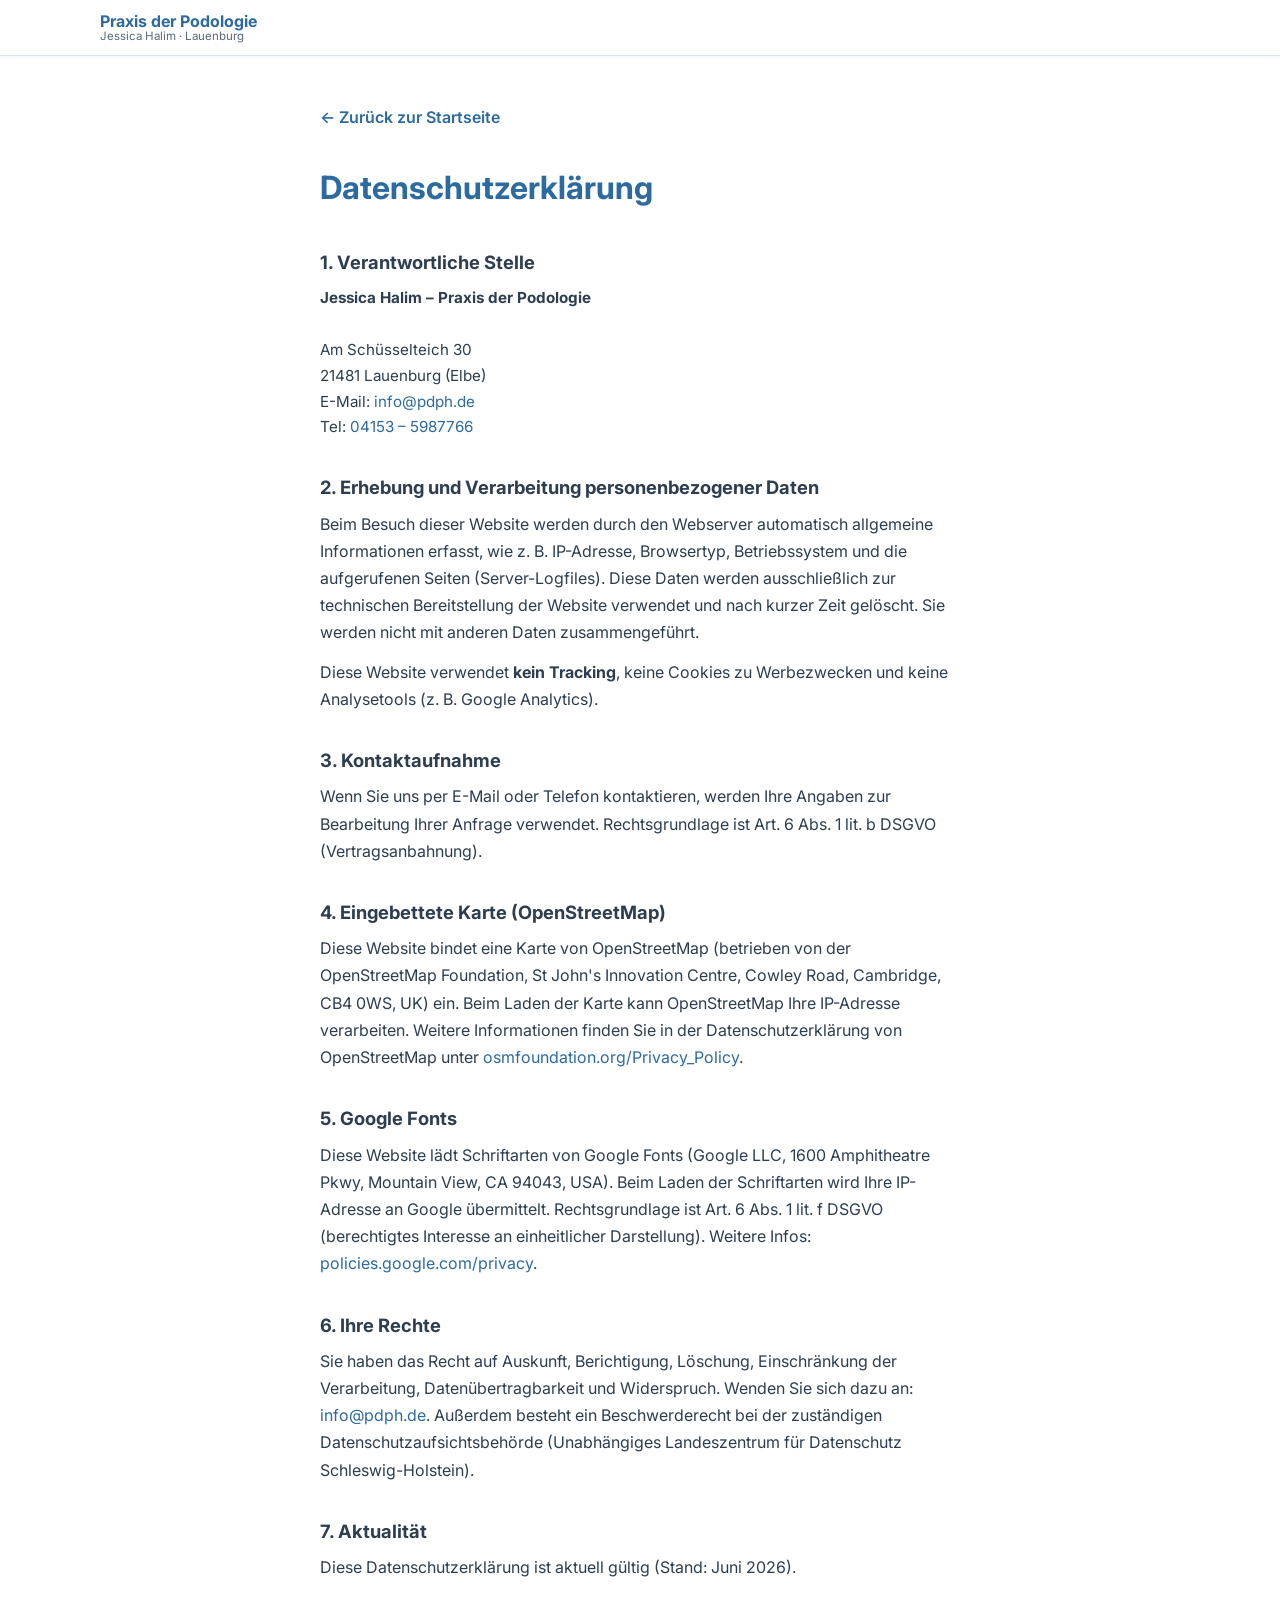
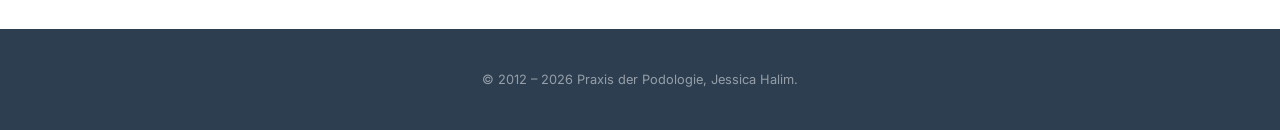
<file: website/datenschutz.html>
<!DOCTYPE html>
<html lang="de">
<head>
  <meta charset="UTF-8" />
  <meta name="viewport" content="width=device-width, initial-scale=1.0" />
  <title>Datenschutzerklärung – Praxis der Podologie Jessica Halim</title>
  <meta name="robots" content="noindex, follow" />
  <link rel="canonical" href="https://www.praxis-der-podologie.de/datenschutz.html" />
  <link rel="preconnect" href="https://fonts.googleapis.com" />
  <link rel="preconnect" href="https://fonts.gstatic.com" crossorigin />
  <link href="https://fonts.googleapis.com/css2?family=Inter:wght@300;400;500;600;700&display=swap" rel="stylesheet" />
  <link rel="stylesheet" href="css/style.css" />
  <style>
    .legal-page { max-width: 720px; margin-inline: auto; padding: 3rem var(--container-pad); }
    .legal-page h1 { font-size: 2rem; margin-bottom: 2rem; color: var(--color-primary); }
    .legal-page h2 { font-size: 1.15rem; font-weight: 700; margin: 2rem 0 0.5rem; }
    .legal-page p, .legal-page address { color: var(--color-text); line-height: 1.7; }
    .legal-page p + p { margin-top: 0.75rem; }
    .back-link { display: inline-flex; align-items: center; gap: 0.4rem; margin-bottom: 2rem; font-weight: 600; }
  </style>
</head>
<body>
  <header class="site-header">
    <nav class="navbar" role="navigation">
      <div class="container nav-inner">
        <a class="nav-logo" href="index.html">
          <span class="logo-text">
            <span class="logo-main">Praxis der Podologie</span>
            <span class="logo-sub">Jessica Halim · Lauenburg</span>
          </span>
        </a>
      </div>
    </nav>
  </header>

  <main>
    <div class="legal-page">
      <a href="index.html" class="back-link">← Zurück zur Startseite</a>

      <h1>Datenschutzerklärung</h1>

      <h2>1. Verantwortliche Stelle</h2>
      <address>
        <strong>Jessica Halim – Praxis der Podologie</strong><br />
        Am Schüsselteich 30<br />
        21481 Lauenburg (Elbe)<br />
        E-Mail: <a href="mailto:info@pdph.de">info@pdph.de</a><br />
        Tel: <a href="tel:+4941535987766">04153 – 5987766</a>
      </address>

      <h2>2. Erhebung und Verarbeitung personenbezogener Daten</h2>
      <p>
        Beim Besuch dieser Website werden durch den Webserver automatisch allgemeine Informationen
        erfasst, wie z. B. IP-Adresse, Browsertyp, Betriebssystem und die aufgerufenen Seiten
        (Server-Logfiles). Diese Daten werden ausschließlich zur technischen Bereitstellung der
        Website verwendet und nach kurzer Zeit gelöscht. Sie werden nicht mit anderen Daten
        zusammengeführt.
      </p>
      <p>
        Diese Website verwendet <strong>kein Tracking</strong>, keine Cookies zu Werbezwecken und
        keine Analysetools (z. B. Google Analytics).
      </p>

      <h2>3. Kontaktaufnahme</h2>
      <p>
        Wenn Sie uns per E-Mail oder Telefon kontaktieren, werden Ihre Angaben zur Bearbeitung
        Ihrer Anfrage verwendet. Rechtsgrundlage ist Art. 6 Abs. 1 lit. b DSGVO (Vertragsanbahnung).
      </p>

      <h2>4. Eingebettete Karte (OpenStreetMap)</h2>
      <p>
        Diese Website bindet eine Karte von OpenStreetMap (betrieben von der OpenStreetMap Foundation,
        St John's Innovation Centre, Cowley Road, Cambridge, CB4 0WS, UK) ein. Beim Laden der Karte
        kann OpenStreetMap Ihre IP-Adresse verarbeiten. Weitere Informationen finden Sie in der
        Datenschutzerklärung von OpenStreetMap unter
        <a href="https://wiki.osmfoundation.org/wiki/Privacy_Policy" target="_blank" rel="noopener noreferrer">osmfoundation.org/Privacy_Policy</a>.
      </p>

      <h2>5. Google Fonts</h2>
      <p>
        Diese Website lädt Schriftarten von Google Fonts (Google LLC, 1600 Amphitheatre Pkwy,
        Mountain View, CA 94043, USA). Beim Laden der Schriftarten wird Ihre IP-Adresse an Google
        übermittelt. Rechtsgrundlage ist Art. 6 Abs. 1 lit. f DSGVO (berechtigtes Interesse an
        einheitlicher Darstellung). Weitere Infos:
        <a href="https://policies.google.com/privacy" target="_blank" rel="noopener noreferrer">policies.google.com/privacy</a>.
      </p>

      <h2>6. Ihre Rechte</h2>
      <p>
        Sie haben das Recht auf Auskunft, Berichtigung, Löschung, Einschränkung der Verarbeitung,
        Datenübertragbarkeit und Widerspruch. Wenden Sie sich dazu an: <a href="mailto:info@pdph.de">info@pdph.de</a>.
        Außerdem besteht ein Beschwerderecht bei der zuständigen Datenschutzaufsichtsbehörde
        (Unabhängiges Landeszentrum für Datenschutz Schleswig-Holstein).
      </p>

      <h2>7. Aktualität</h2>
      <p>Diese Datenschutzerklärung ist aktuell gültig (Stand: Juni 2026).</p>
    </div>
  </main>

  <footer class="site-footer">
    <div class="container footer-inner">
      <p class="footer-copy">&copy; 2012 – <span id="currentYear"></span> Praxis der Podologie, Jessica Halim.</p>
    </div>
  </footer>
  <script>
    const y = document.getElementById('currentYear');
    if (y) y.textContent = new Date().getFullYear();
  </script>
</body>
</html>
</file>
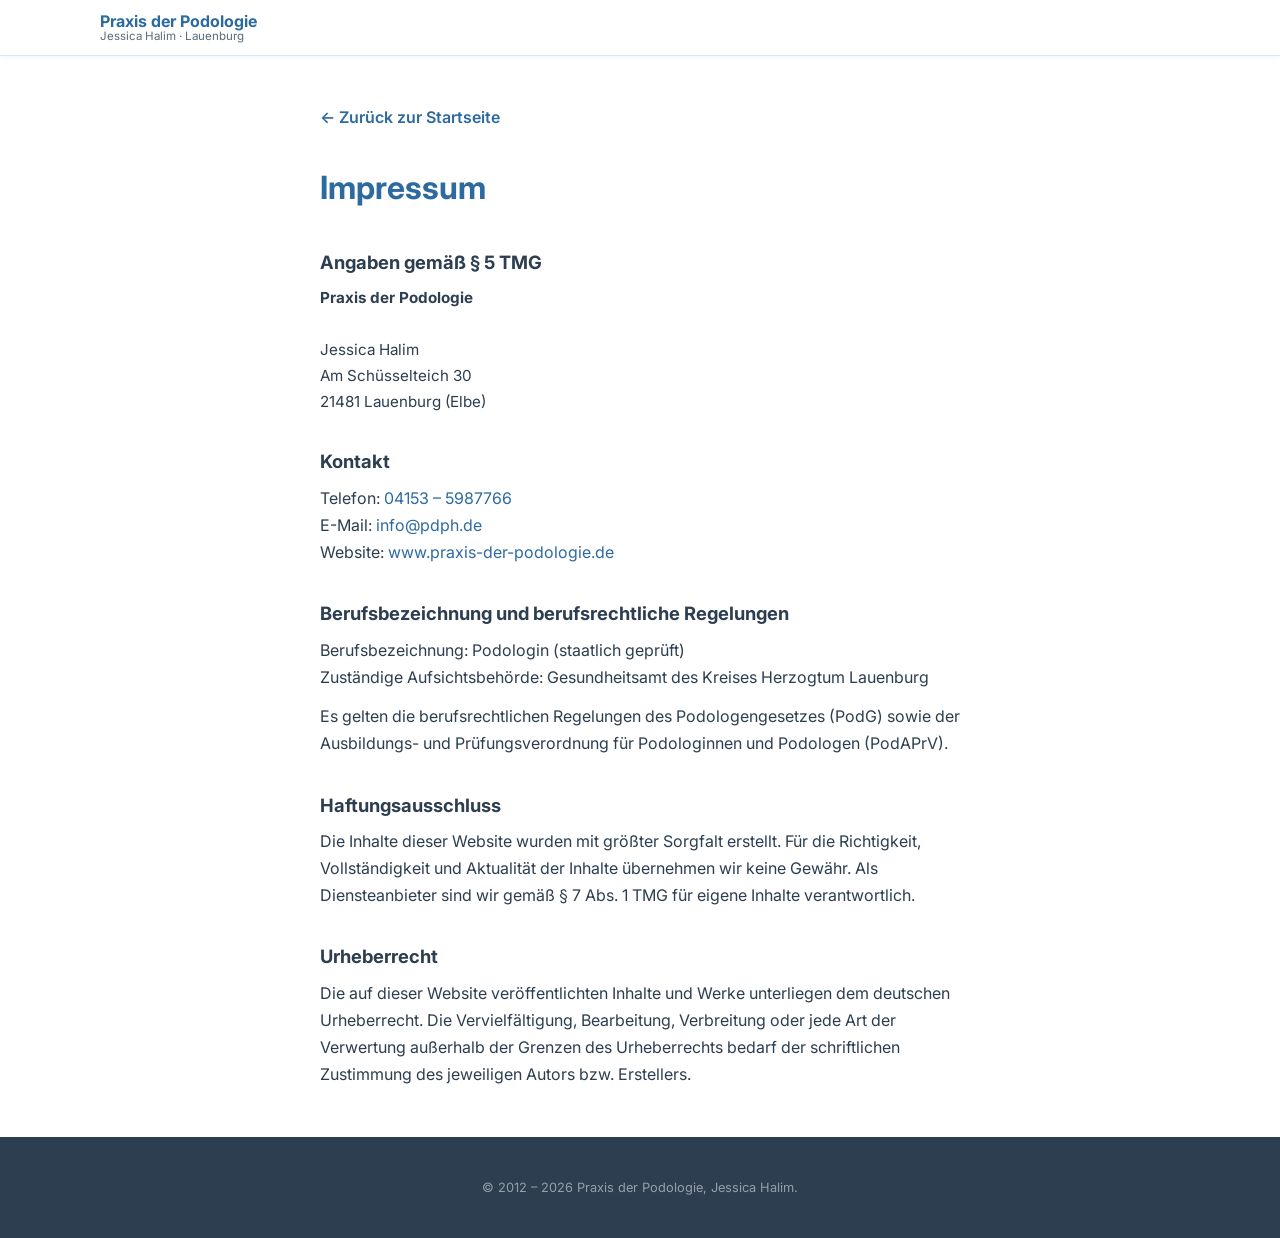
<file: website/impressum.html>
<!DOCTYPE html>
<html lang="de">
<head>
  <meta charset="UTF-8" />
  <meta name="viewport" content="width=device-width, initial-scale=1.0" />
  <title>Impressum – Praxis der Podologie Jessica Halim</title>
  <meta name="robots" content="noindex, follow" />
  <link rel="canonical" href="https://www.praxis-der-podologie.de/impressum.html" />
  <link rel="preconnect" href="https://fonts.googleapis.com" />
  <link rel="preconnect" href="https://fonts.gstatic.com" crossorigin />
  <link href="https://fonts.googleapis.com/css2?family=Inter:wght@300;400;500;600;700&display=swap" rel="stylesheet" />
  <link rel="stylesheet" href="css/style.css" />
  <style>
    .legal-page { max-width: 720px; margin-inline: auto; padding: 3rem var(--container-pad); }
    .legal-page h1 { font-size: 2rem; margin-bottom: 2rem; color: var(--color-primary); }
    .legal-page h2 { font-size: 1.15rem; font-weight: 700; margin: 2rem 0 0.5rem; }
    .legal-page p, .legal-page address { color: var(--color-text); line-height: 1.7; }
    .legal-page p + p { margin-top: 0.75rem; }
    .back-link { display: inline-flex; align-items: center; gap: 0.4rem; margin-bottom: 2rem; font-weight: 600; }
  </style>
</head>
<body>
  <header class="site-header">
    <nav class="navbar" role="navigation">
      <div class="container nav-inner">
        <a class="nav-logo" href="index.html">
          <span class="logo-text">
            <span class="logo-main">Praxis der Podologie</span>
            <span class="logo-sub">Jessica Halim · Lauenburg</span>
          </span>
        </a>
      </div>
    </nav>
  </header>

  <main>
    <div class="legal-page">
      <a href="index.html" class="back-link">← Zurück zur Startseite</a>

      <h1>Impressum</h1>

      <h2>Angaben gemäß § 5 TMG</h2>
      <address>
        <strong>Praxis der Podologie</strong><br />
        Jessica Halim<br />
        Am Schüsselteich 30<br />
        21481 Lauenburg (Elbe)
      </address>

      <h2>Kontakt</h2>
      <p>
        Telefon: <a href="tel:+4941535987766">04153 – 5987766</a><br />
        E-Mail: <a href="mailto:info@pdph.de">info@pdph.de</a><br />
        Website: <a href="https://www.praxis-der-podologie.de">www.praxis-der-podologie.de</a>
      </p>

      <h2>Berufsbezeichnung und berufsrechtliche Regelungen</h2>
      <p>
        Berufsbezeichnung: Podologin (staatlich geprüft)<br />
        Zuständige Aufsichtsbehörde: Gesundheitsamt des Kreises Herzogtum Lauenburg
      </p>
      <p>
        Es gelten die berufsrechtlichen Regelungen des Podologengesetzes (PodG) sowie der
        Ausbildungs- und Prüfungsverordnung für Podologinnen und Podologen (PodAPrV).
      </p>

      <h2>Haftungsausschluss</h2>
      <p>
        Die Inhalte dieser Website wurden mit größter Sorgfalt erstellt. Für die Richtigkeit,
        Vollständigkeit und Aktualität der Inhalte übernehmen wir keine Gewähr. Als Diensteanbieter
        sind wir gemäß § 7 Abs. 1 TMG für eigene Inhalte verantwortlich.
      </p>

      <h2>Urheberrecht</h2>
      <p>
        Die auf dieser Website veröffentlichten Inhalte und Werke unterliegen dem deutschen
        Urheberrecht. Die Vervielfältigung, Bearbeitung, Verbreitung oder jede Art der Verwertung
        außerhalb der Grenzen des Urheberrechts bedarf der schriftlichen Zustimmung des jeweiligen
        Autors bzw. Erstellers.
      </p>
    </div>
  </main>

  <footer class="site-footer">
    <div class="container footer-inner">
      <p class="footer-copy">&copy; 2012 – <span id="currentYear"></span> Praxis der Podologie, Jessica Halim.</p>
    </div>
  </footer>
  <script>
    const y = document.getElementById('currentYear');
    if (y) y.textContent = new Date().getFullYear();
  </script>
</body>
</html>
</file>
<file: website/css/style.css>
/* ============================================================
   DESIGN TOKENS
============================================================ */
:root {
  --color-primary: #2D6A9F;
  --color-primary-dark: #1d4f78;
  --color-primary-light: #EBF4FB;
  --color-accent: #4A9E7F;
  --color-accent-light: #E8F6F0;
  --color-text: #2C3E50;
  --color-text-light: #5a6a7a;
  --color-bg: #FFFFFF;
  --color-bg-alt: #F7FAFD;
  --color-border: #DDE6EF;
  --color-red-soft: #FFF5F5;
  --color-red: #E57373;

  --font-base: 'Inter', -apple-system, BlinkMacSystemFont, 'Segoe UI', sans-serif;

  --radius-sm: 6px;
  --radius-md: 12px;
  --radius-lg: 20px;

  --shadow-sm: 0 1px 4px rgba(45,106,159,0.08);
  --shadow-md: 0 4px 20px rgba(45,106,159,0.12);
  --shadow-lg: 0 8px 40px rgba(45,106,159,0.16);

  --transition: 0.22s ease;

  --container-max: 1160px;
  --container-pad: clamp(1rem, 4vw, 2.5rem);

  --section-pad: clamp(3rem, 8vw, 6rem);
}

/* ============================================================
   RESET & BASE
============================================================ */
*, *::before, *::after { box-sizing: border-box; margin: 0; padding: 0; }

html {
  scroll-behavior: smooth;
  font-size: 16px;
}

body {
  font-family: var(--font-base);
  color: var(--color-text);
  background: var(--color-bg);
  line-height: 1.65;
  -webkit-font-smoothing: antialiased;
}

img, svg { display: block; max-width: 100%; }

a {
  color: var(--color-primary);
  text-decoration: none;
  transition: color var(--transition);
}
a:hover { color: var(--color-primary-dark); }

ul { list-style: none; }

address { font-style: normal; }

/* ============================================================
   UTILITIES
============================================================ */
.container {
  max-width: var(--container-max);
  margin-inline: auto;
  padding-inline: var(--container-pad);
}

.mt-1 { margin-top: 1.5rem; }

.text-light { color: rgba(255,255,255,0.95); }

/* ============================================================
   BUTTONS
============================================================ */
.btn {
  display: inline-flex;
  align-items: center;
  gap: 0.5rem;
  padding: 0.7em 1.6em;
  border-radius: var(--radius-sm);
  font-size: 0.95rem;
  font-weight: 600;
  font-family: var(--font-base);
  cursor: pointer;
  border: 2px solid transparent;
  transition: background var(--transition), color var(--transition), border-color var(--transition), transform var(--transition), box-shadow var(--transition);
  white-space: nowrap;
  text-decoration: none;
}
.btn:active { transform: translateY(1px); }

.btn-primary {
  background: var(--color-primary);
  color: #fff;
  border-color: var(--color-primary);
}
.btn-primary:hover {
  background: var(--color-primary-dark);
  border-color: var(--color-primary-dark);
  color: #fff;
  box-shadow: var(--shadow-md);
}

.btn-outline {
  background: transparent;
  color: var(--color-primary);
  border-color: var(--color-primary);
}
.btn-outline:hover {
  background: var(--color-primary-light);
  color: var(--color-primary-dark);
}

.btn-white {
  background: #fff;
  color: var(--color-primary);
  border-color: #fff;
  font-weight: 700;
}
.btn-white:hover {
  background: var(--color-primary-light);
  color: var(--color-primary-dark);
  border-color: var(--color-primary-light);
}

.btn-lg {
  padding: 0.85em 2em;
  font-size: 1rem;
}

.btn-block {
  width: 100%;
  justify-content: center;
}

/* ============================================================
   NAVIGATION
============================================================ */
.site-header {
  position: sticky;
  top: 0;
  z-index: 1000;
  background: rgba(255,255,255,0.97);
  backdrop-filter: blur(10px);
  border-bottom: 1px solid var(--color-border);
  box-shadow: var(--shadow-sm);
}

.navbar { padding-block: 0.75rem; }

.nav-inner {
  display: flex;
  align-items: center;
  gap: 1.5rem;
}

.nav-logo {
  display: flex;
  align-items: center;
  gap: 0.65rem;
  text-decoration: none;
  flex-shrink: 0;
}

.logo-text {
  display: flex;
  flex-direction: column;
}

.logo-main {
  font-size: 1rem;
  font-weight: 700;
  color: var(--color-primary);
  line-height: 1.2;
}

.logo-sub {
  font-size: 0.72rem;
  color: var(--color-text-light);
  line-height: 1;
}

.nav-menu {
  display: flex;
  align-items: center;
  gap: 0.25rem;
  margin-left: auto;
}

.nav-menu a {
  color: var(--color-text);
  font-size: 0.9rem;
  font-weight: 500;
  padding: 0.4em 0.8em;
  border-radius: var(--radius-sm);
  transition: background var(--transition), color var(--transition);
}

.nav-menu a:hover {
  background: var(--color-primary-light);
  color: var(--color-primary);
}

.nav-cta {
  margin-left: 0.5rem;
  flex-shrink: 0;
}

.nav-toggle {
  display: none;
  flex-direction: column;
  gap: 5px;
  background: none;
  border: none;
  cursor: pointer;
  padding: 0.5rem;
  margin-left: auto;
}

.nav-toggle span {
  display: block;
  width: 24px;
  height: 2px;
  background: var(--color-text);
  border-radius: 2px;
  transition: transform var(--transition), opacity var(--transition);
}

/* ============================================================
   SECTIONS
============================================================ */
.section {
  padding-block: var(--section-pad);
}

.section-light {
  background: var(--color-bg-alt);
}

.section-header {
  text-align: center;
  margin-bottom: 3rem;
}

.section-header--light .section-tag,
.section-header--light h2,
.section-header--light p {
  color: rgba(255,255,255,0.9);
}

.section-tag {
  display: inline-block;
  background: var(--color-primary-light);
  color: var(--color-primary);
  font-size: 0.8rem;
  font-weight: 600;
  text-transform: uppercase;
  letter-spacing: 0.08em;
  padding: 0.3em 0.9em;
  border-radius: 100px;
  margin-bottom: 0.75rem;
}

.section-tag--light {
  background: rgba(255,255,255,0.2);
  color: #fff;
}

.section-header h2 {
  font-size: clamp(1.6rem, 4vw, 2.25rem);
  font-weight: 700;
  color: var(--color-text);
  margin-bottom: 0.75rem;
  line-height: 1.25;
}

.section-lead {
  font-size: 1.05rem;
  color: var(--color-text-light);
  max-width: 640px;
  margin-inline: auto;
  line-height: 1.7;
}

/* ============================================================
   HERO
============================================================ */
.hero {
  background: linear-gradient(135deg, var(--color-primary-light) 0%, #fff 60%);
  padding-block: clamp(3rem, 8vw, 5.5rem);
}

.hero-inner {
  display: grid;
  grid-template-columns: 1fr auto;
  gap: 3rem;
  align-items: center;
}

.hero-eyebrow {
  font-size: 0.85rem;
  font-weight: 600;
  color: var(--color-accent);
  text-transform: uppercase;
  letter-spacing: 0.08em;
  margin-bottom: 0.75rem;
}

.hero-title {
  font-size: clamp(2rem, 5vw, 3rem);
  font-weight: 800;
  color: var(--color-text);
  line-height: 1.15;
  margin-bottom: 1.25rem;
}

.hero-title em {
  font-style: normal;
  color: var(--color-primary);
}

.hero-text {
  font-size: 1.05rem;
  color: var(--color-text-light);
  max-width: 520px;
  margin-bottom: 2rem;
  line-height: 1.7;
}

.hero-actions {
  display: flex;
  flex-wrap: wrap;
  gap: 1rem;
  margin-bottom: 2rem;
}

.hero-trust {
  display: flex;
  flex-wrap: wrap;
  gap: 0.75rem;
}

.trust-badge {
  display: inline-flex;
  align-items: center;
  gap: 0.4rem;
  font-size: 0.82rem;
  font-weight: 600;
  color: var(--color-accent);
  background: var(--color-accent-light);
  padding: 0.35em 0.8em;
  border-radius: 100px;
}

.hero-visual {
  display: flex;
  justify-content: center;
}

.hero-card {
  background: #fff;
  border-radius: var(--radius-lg);
  box-shadow: var(--shadow-lg);
  padding: 2.5rem 2rem;
  text-align: center;
  min-width: 200px;
  border: 1px solid var(--color-border);
}

.hero-card-icon {
  display: flex;
  justify-content: center;
  margin-bottom: 1.25rem;
}

.hero-card-name {
  font-size: 1.1rem;
  font-weight: 700;
  color: var(--color-text);
  margin-bottom: 0.3rem;
}

.hero-card-title {
  font-size: 0.82rem;
  color: var(--color-text-light);
  margin-bottom: 1rem;
}

.hero-card-contact a {
  font-size: 1rem;
  font-weight: 700;
  color: var(--color-primary);
}

/* ============================================================
   ÜBER UNS – TWO COL
============================================================ */
.two-col {
  display: grid;
  grid-template-columns: 1fr 1fr;
  gap: 3rem;
  align-items: start;
}

.two-col-text p + p { margin-top: 1rem; }

.two-col-cards {
  display: grid;
  grid-template-columns: 1fr 1fr;
  gap: 1rem;
}

.fact-card {
  background: #fff;
  border: 1px solid var(--color-border);
  border-radius: var(--radius-md);
  padding: 1.25rem;
  box-shadow: var(--shadow-sm);
  transition: box-shadow var(--transition), transform var(--transition);
}

.fact-card:hover {
  box-shadow: var(--shadow-md);
  transform: translateY(-2px);
}

.fact-icon {
  font-size: 1.75rem;
  margin-bottom: 0.5rem;
}

.fact-card h3 {
  font-size: 0.95rem;
  font-weight: 700;
  margin-bottom: 0.4rem;
  color: var(--color-text);
}

.fact-card p {
  font-size: 0.85rem;
  color: var(--color-text-light);
  line-height: 1.5;
}

/* ============================================================
   INFO BOX
============================================================ */
.info-box {
  display: flex;
  gap: 0.75rem;
  align-items: flex-start;
  background: var(--color-primary-light);
  border-left: 4px solid var(--color-primary);
  border-radius: 0 var(--radius-sm) var(--radius-sm) 0;
  padding: 1rem 1.25rem;
  margin-top: 1.5rem;
  color: var(--color-text);
  font-size: 0.9rem;
}

.info-box svg { flex-shrink: 0; color: var(--color-primary); margin-top: 2px; }

/* ============================================================
   SERVICES GRID
============================================================ */
.services-grid {
  display: grid;
  grid-template-columns: repeat(auto-fit, minmax(240px, 1fr));
  gap: 1.5rem;
}

.service-card {
  display: flex;
  flex-direction: column;
  background: #fff;
  border: 1px solid var(--color-border);
  border-radius: var(--radius-md);
  padding: 2rem 1.75rem;
  text-decoration: none;
  color: var(--color-text);
  box-shadow: var(--shadow-sm);
  transition: box-shadow var(--transition), transform var(--transition), border-color var(--transition);
}

.service-card:hover {
  box-shadow: var(--shadow-lg);
  transform: translateY(-4px);
  border-color: var(--color-primary);
  color: var(--color-text);
}

.service-card--accent {
  background: linear-gradient(135deg, #FFF5F5 0%, #fff 100%);
  border-color: #FFCDD2;
}

.service-card--accent:hover {
  border-color: var(--color-red);
}

.service-icon { margin-bottom: 1.25rem; }

.service-card h3 {
  font-size: 1.1rem;
  font-weight: 700;
  margin-bottom: 0.6rem;
  color: var(--color-text);
}

.service-card p {
  font-size: 0.9rem;
  color: var(--color-text-light);
  line-height: 1.6;
  flex: 1;
}

.card-link {
  display: block;
  margin-top: 1.25rem;
  font-size: 0.88rem;
  font-weight: 600;
  color: var(--color-primary);
}

/* ============================================================
   DETAIL LAYOUT
============================================================ */
.detail-layout {
  display: grid;
  grid-template-columns: 1fr 1.5fr;
  gap: 3.5rem;
  align-items: center;
}

.detail-layout--reverse {
  grid-template-columns: 1.5fr 1fr;
}

.detail-layout--reverse .detail-visual { order: 2; }
.detail-layout--reverse .detail-text { order: 1; }

.detail-icon-wrap {
  display: flex;
  justify-content: center;
  align-items: center;
  width: 160px;
  height: 160px;
  border-radius: 50%;
  margin-inline: auto;
  margin-bottom: 1.5rem;
}

.detail-icon-wrap--blue { background: var(--color-primary-light); }
.detail-icon-wrap--green { background: var(--color-accent-light); }

.detail-text .section-tag { margin-bottom: 0.5rem; }

.detail-text h2 {
  font-size: clamp(1.5rem, 3vw, 2rem);
  font-weight: 700;
  color: var(--color-text);
  margin-bottom: 0.75rem;
  line-height: 1.25;
}

.detail-intro {
  font-size: 1.05rem;
  font-weight: 600;
  color: var(--color-primary);
  margin-bottom: 1.25rem;
}

.detail-text p + p { margin-top: 1rem; }

.detail-steps {
  display: flex;
  flex-direction: column;
  gap: 0.65rem;
}

.step {
  display: flex;
  align-items: center;
  gap: 0.75rem;
  font-size: 0.9rem;
  color: var(--color-text);
}

.step-num {
  display: inline-flex;
  align-items: center;
  justify-content: center;
  width: 28px;
  height: 28px;
  background: var(--color-primary);
  color: #fff;
  font-size: 0.78rem;
  font-weight: 700;
  border-radius: 50%;
  flex-shrink: 0;
}

.highlight-box {
  background: var(--color-accent-light);
  border-left: 4px solid var(--color-accent);
  border-radius: 0 var(--radius-sm) var(--radius-sm) 0;
  padding: 1rem 1.25rem;
  margin-top: 1.5rem;
  font-size: 0.95rem;
  color: var(--color-text);
}

/* ============================================================
   SPANGENTECHNIK MINI CARDS
============================================================ */
.two-mini-cards {
  display: grid;
  grid-template-columns: 1fr 1fr;
  gap: 1rem;
  margin-block: 1.5rem;
}

.mini-card {
  background: var(--color-primary-light);
  border-radius: var(--radius-md);
  padding: 1rem;
}

.mini-card h4 {
  font-size: 0.9rem;
  font-weight: 700;
  margin-bottom: 0.4rem;
  color: var(--color-primary-dark);
}

.mini-card p {
  font-size: 0.82rem;
  color: var(--color-text-light);
}

.check-list {
  display: flex;
  flex-direction: column;
  gap: 0.5rem;
  margin-top: 1.5rem;
}

.check-list li {
  display: flex;
  align-items: center;
  gap: 0.6rem;
  font-size: 0.9rem;
  color: var(--color-text);
}

.check-list li::before {
  content: '';
  display: inline-block;
  width: 18px;
  height: 18px;
  background: var(--color-accent);
  border-radius: 50%;
  flex-shrink: 0;
  background-image: url("data:image/svg+xml,%3Csvg xmlns='http://www.w3.org/2000/svg' width='10' height='10' viewBox='0 0 24 24' fill='none' stroke='white' stroke-width='3'%3E%3Cpolyline points='20 6 9 17 4 12'/%3E%3C/svg%3E");
  background-repeat: no-repeat;
  background-position: center;
}

/* ============================================================
   HÜHNERAUGEN CAUSE LIST
============================================================ */
.cause-list {
  background: #fff;
  border: 1px solid var(--color-border);
  border-radius: var(--radius-md);
  padding: 1.25rem;
  margin-top: 1.5rem;
}

.cause-label {
  font-size: 0.82rem;
  font-weight: 700;
  text-transform: uppercase;
  letter-spacing: 0.06em;
  color: var(--color-text-light);
  margin-bottom: 0.75rem;
}

.cause-list ul li {
  font-size: 0.9rem;
  color: var(--color-text);
  padding: 0.4rem 0;
  border-bottom: 1px solid var(--color-border);
  padding-left: 1.25rem;
  position: relative;
}

.cause-list ul li::before {
  content: '→';
  position: absolute;
  left: 0;
  color: var(--color-primary);
  font-weight: 700;
}

.cause-list ul li:last-child { border-bottom: none; }

/* ============================================================
   DIABETES SECTION
============================================================ */
.section-diabetes {
  background: linear-gradient(135deg, var(--color-primary-dark) 0%, var(--color-primary) 100%);
  padding-block: var(--section-pad);
}

.diabetes-grid {
  display: grid;
  grid-template-columns: 1fr 1fr;
  gap: 3rem;
  align-items: start;
}

.diabetes-text p {
  color: rgba(255,255,255,0.9);
  line-height: 1.7;
}

.diabetes-text p + p { margin-top: 1rem; }

.diabetes-cards {
  display: flex;
  flex-direction: column;
  gap: 1rem;
}

.risk-card {
  background: rgba(255,255,255,0.12);
  border: 1px solid rgba(255,255,255,0.2);
  border-radius: var(--radius-md);
  padding: 1.25rem;
  backdrop-filter: blur(6px);
}

.risk-card--green {
  background: rgba(74,158,127,0.2);
  border-color: rgba(74,158,127,0.4);
}

.risk-icon { font-size: 1.4rem; margin-bottom: 0.5rem; }

.risk-card h4 {
  font-size: 0.95rem;
  font-weight: 700;
  color: #fff;
  margin-bottom: 0.4rem;
}

.risk-card p {
  font-size: 0.85rem;
  color: rgba(255,255,255,0.85);
  line-height: 1.5;
}

/* ============================================================
   KONTAKT
============================================================ */
.contact-layout {
  display: grid;
  grid-template-columns: 1fr 1.2fr;
  gap: 3rem;
  align-items: start;
}

.contact-card {
  background: #fff;
  border: 1px solid var(--color-border);
  border-radius: var(--radius-md);
  padding: 1.75rem;
  box-shadow: var(--shadow-sm);
  margin-bottom: 1.25rem;
}

.contact-item {
  display: flex;
  gap: 1rem;
  align-items: flex-start;
  padding-block: 1rem;
  border-bottom: 1px solid var(--color-border);
}

.contact-item:first-child { padding-top: 0; }
.contact-item:last-child { border-bottom: none; padding-bottom: 0; }

.contact-icon {
  width: 40px;
  height: 40px;
  background: var(--color-primary-light);
  border-radius: var(--radius-sm);
  display: flex;
  align-items: center;
  justify-content: center;
  flex-shrink: 0;
  color: var(--color-primary);
}

.contact-label {
  font-size: 0.75rem;
  font-weight: 700;
  text-transform: uppercase;
  letter-spacing: 0.07em;
  color: var(--color-text-light);
  margin-bottom: 0.3rem;
}

.contact-value {
  font-size: 1rem;
  font-weight: 600;
  color: var(--color-primary);
}

.contact-value:hover { color: var(--color-primary-dark); }

address strong {
  display: block;
  font-weight: 700;
  color: var(--color-text);
}

address {
  font-size: 0.95rem;
  color: var(--color-text);
  line-height: 1.6;
}

.no-booking-notice {
  display: flex;
  gap: 0.75rem;
  align-items: flex-start;
  background: #FFF8E1;
  border-left: 4px solid #FFC107;
  border-radius: 0 var(--radius-sm) var(--radius-sm) 0;
  padding: 1rem 1.25rem;
  margin-bottom: 1.25rem;
  font-size: 0.88rem;
  color: var(--color-text);
}

.no-booking-notice svg { flex-shrink: 0; color: #FFA000; margin-top: 2px; }

.map-wrap {
  border-radius: var(--radius-md);
  overflow: hidden;
  border: 1px solid var(--color-border);
  box-shadow: var(--shadow-sm);
}

.map-link {
  display: inline-block;
  margin-top: 0.75rem;
  font-size: 0.85rem;
  font-weight: 600;
  color: var(--color-primary);
}

/* ============================================================
   FOOTER
============================================================ */
.site-footer {
  background: var(--color-text);
  color: rgba(255,255,255,0.75);
  padding-block: 2.5rem;
}

.footer-inner {
  display: flex;
  flex-direction: column;
  align-items: center;
  text-align: center;
  gap: 1.25rem;
}

.footer-name {
  font-size: 1.05rem;
  font-weight: 700;
  color: #fff;
}

.footer-sub {
  font-size: 0.85rem;
  color: rgba(255,255,255,0.6);
}

.footer-links {
  display: flex;
  flex-wrap: wrap;
  gap: 1rem;
  justify-content: center;
}

.footer-links a {
  color: rgba(255,255,255,0.75);
  font-size: 0.88rem;
  transition: color var(--transition);
}

.footer-links a:hover { color: #fff; }

.footer-copy {
  font-size: 0.8rem;
  color: rgba(255,255,255,0.5);
}

/* ============================================================
   BACK TO TOP
============================================================ */
.back-to-top {
  position: fixed;
  bottom: 1.5rem;
  right: 1.5rem;
  width: 44px;
  height: 44px;
  background: var(--color-primary);
  color: #fff;
  border-radius: 50%;
  display: flex;
  align-items: center;
  justify-content: center;
  box-shadow: var(--shadow-md);
  opacity: 0;
  pointer-events: none;
  transition: opacity var(--transition), transform var(--transition);
  z-index: 900;
}

.back-to-top.visible {
  opacity: 1;
  pointer-events: auto;
}

.back-to-top:hover {
  background: var(--color-primary-dark);
  color: #fff;
  transform: translateY(-3px);
}

/* ============================================================
   RESPONSIVE – TABLET (≤ 900px)
============================================================ */
@media (max-width: 900px) {
  .hero-inner {
    grid-template-columns: 1fr;
  }

  .hero-visual { justify-content: flex-start; }

  .two-col {
    grid-template-columns: 1fr;
  }

  .detail-layout,
  .detail-layout--reverse {
    grid-template-columns: 1fr;
  }

  .detail-layout--reverse .detail-visual { order: 0; }
  .detail-layout--reverse .detail-text { order: 0; }

  .diabetes-grid {
    grid-template-columns: 1fr;
  }

  .contact-layout {
    grid-template-columns: 1fr;
  }

  .nav-menu { display: none; }
  .nav-menu.is-open {
    display: flex;
    flex-direction: column;
    position: absolute;
    top: 100%;
    left: 0;
    right: 0;
    background: #fff;
    border-bottom: 1px solid var(--color-border);
    padding: 1rem var(--container-pad);
    box-shadow: var(--shadow-md);
    z-index: 999;
    gap: 0.25rem;
  }

  .nav-menu.is-open a {
    padding: 0.75rem 1rem;
    display: block;
  }

  .nav-cta { display: none; }

  .nav-toggle { display: flex; }

  .site-header { position: relative; }
}

/* ============================================================
   RESPONSIVE – MOBILE (≤ 600px)
============================================================ */
@media (max-width: 600px) {
  .hero-title { font-size: 1.75rem; }

  .hero-actions { flex-direction: column; }
  .hero-actions .btn { width: 100%; justify-content: center; }

  .two-col-cards { grid-template-columns: 1fr; }

  .services-grid { grid-template-columns: 1fr; }

  .two-mini-cards { grid-template-columns: 1fr; }

  .detail-icon-wrap { width: 120px; height: 120px; }

  .footer-links { gap: 0.6rem; }

  .logo-sub { display: none; }
}
</file>
